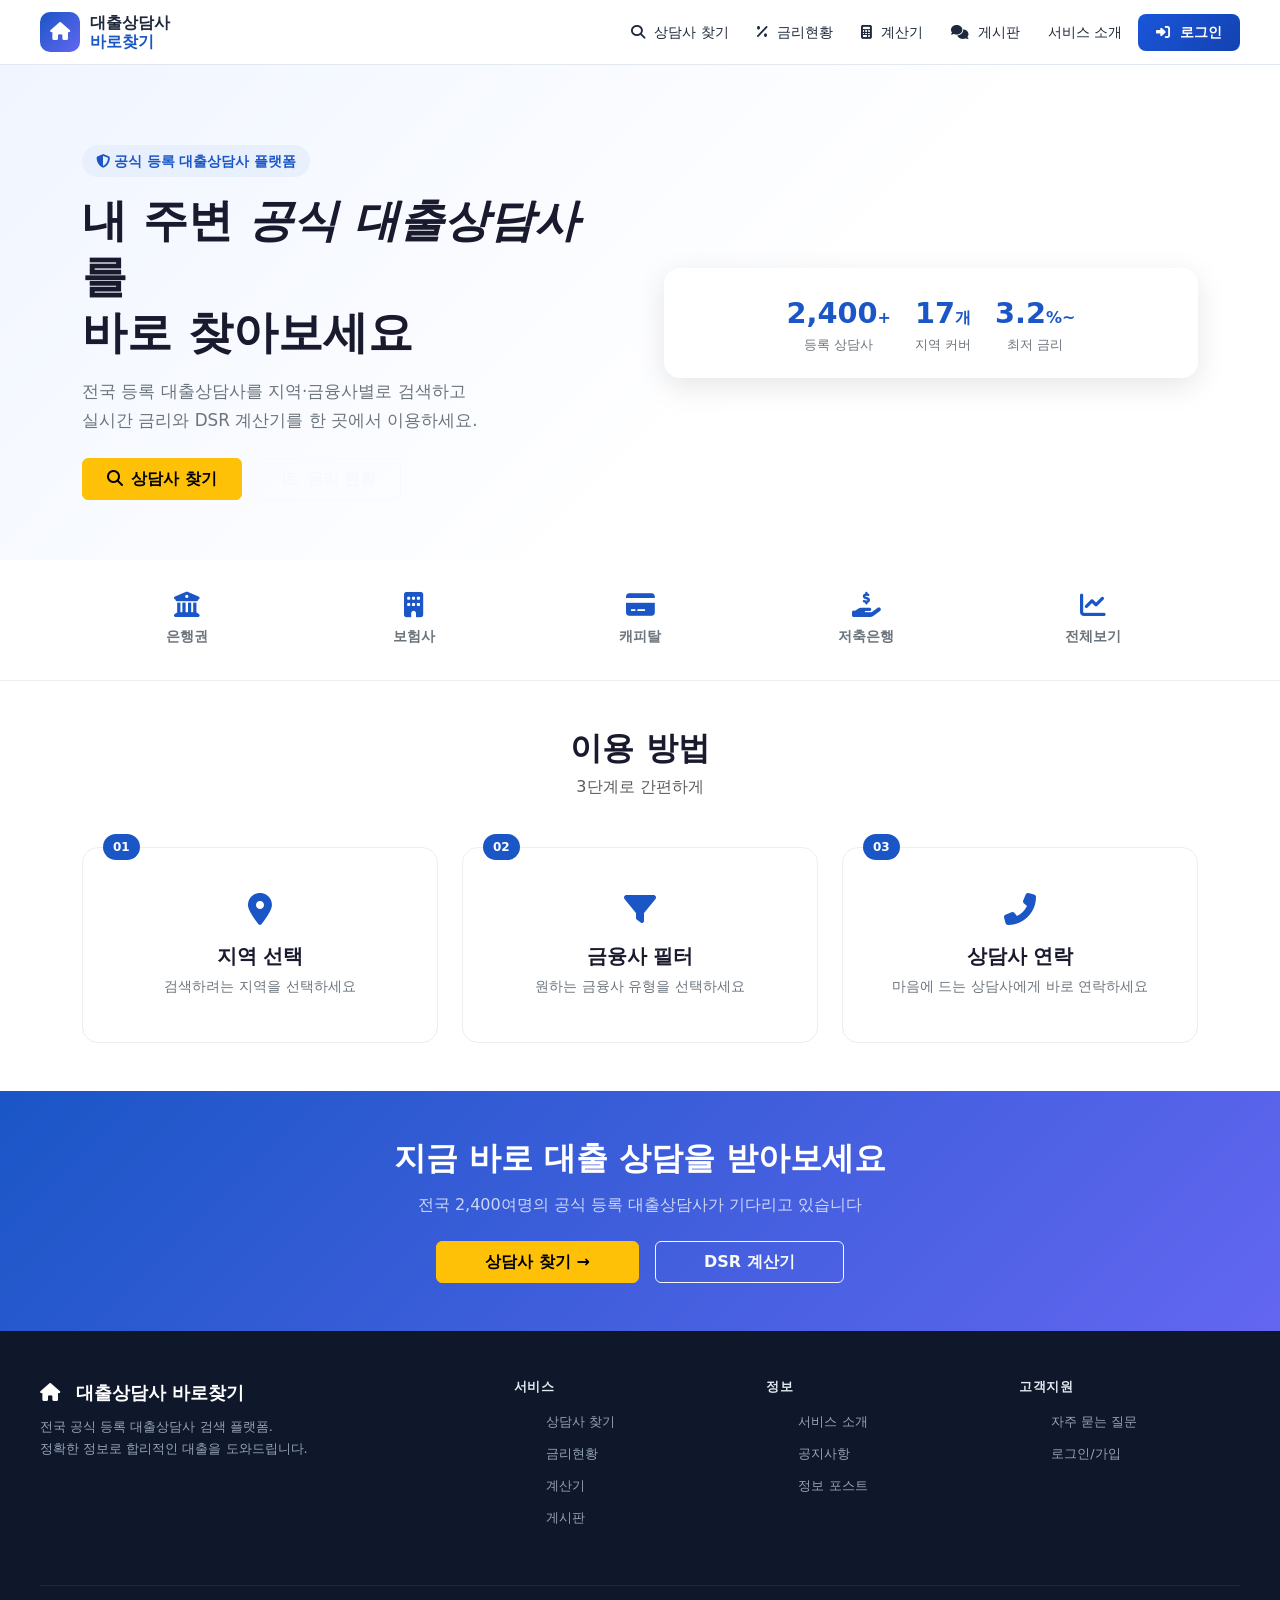
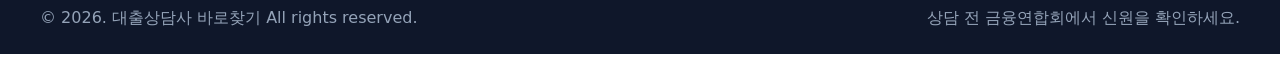
<file: index.html>
<!DOCTYPE html>
<html lang="ko">
  <head>
    <meta charset="UTF-8"/>
    <meta name="viewport" content="width=device-width,initial-scale=1.0"/>
    <title>대출상담사 바로찾기 - 내 주변 공식 대출상담사</title>
  <link rel="stylesheet" href="style.css"/>
  <link href="https://cdn.jsdelivr.net/npm/bootstrap@5.3.0/dist/css/bootstrap.min.css" rel="stylesheet"/>
  <link href="https://cdnjs.cloudflare.com/ajax/libs/font-awesome/6.4.0/css/all.min.css" rel="stylesheet"/>
  </head>
<body>

  <!-- 공통 네브바 -->
  <nav class="topnav">
      <div class="inner">
            <a class="nav-logo" href="index.html">
                    <div class="logo-box"><i class="fas fa-home"></i></div>
                    <div class="logo-txt">대출상담사<br/><span>바로찾기</span></div>
            </a>
          <button class="nav-toggle" id="navToggle" aria-label="메뉴 열기">
                <span></span><span></span><span></span>
          </button>
          <ul class="nav-menu" id="navMenu">
                <li><a href="find.html"><i class="fas fa-search me-1"></i>상담사 찾기</a></li>
                <li><a href="rates.html"><i class="fas fa-percent me-1"></i>금리현황</a></li>
                <li><a href="calc.html"><i class="fas fa-calculator me-1"></i>계산기</a></li>
                <li><a href="board.html"><i class="fas fa-comments me-1"></i>게시판</a></li>
                <li><a href="about.html">서비스 소개</a></li>
                <li><a href="login.html" class="btn-cta"><i class="fas fa-sign-in-alt me-1"></i>로그인</a></li>
          </ul>
      </div>
  </nav>

<!-- HERO -->
<section class="hero-section">
  <div class="container">
      <div class="row align-items-center g-5">
            <div class="col-lg-6 hero-left">
                    <span class="hero-badge"><i class="fas fa-shield-alt me-1"></i>공식 등록 대출상담사 플랫폼</span>
                    <h1 class="hero-title mt-3">내 주변 <em>공식 대출상담사</em>를<br/>바로 찾아보세요</h1>
                    <p class="hero-desc mt-3">전국 등록 대출상담사를 지역·금융사별로 검색하고<br/>실시간 금리와 DSR 계산기를 한 곳에서 이용하세요.</p>
                    <div class="hero-btns mt-4 d-flex flex-wrap gap-3">
                              <a href="find.html" class="btn btn-warning fw-bold px-4 py-2"><i class="fas fa-search me-2"></i>상담사 찾기</a>
                              <a href="rates.html" class="btn btn-outline-light fw-bold px-4 py-2"><i class="fas fa-chart-bar me-2"></i>금리 현황</a>
                    </div>
            </div>
            <div class="col-lg-6 hero-right">
                    <div class="hero-stat-card">
                              <div class="stat-item"><div class="stat-num">2,400<span>+</span></div><div class="stat-label">등록 상담사</div></div>
                              <div class="stat-item"><div class="stat-num">17<span>개</span></div><div class="stat-label">지역 커버</div></div>
                              <div class="stat-item"><div class="stat-num">3.2<span>%~</span></div><div class="stat-label">최저 금리</div></div>
                    </div>
            </div>
      </div>
  </div>
</section>

<!-- 금융사 유형 -->
<section class="fin-type-section py-3">
  <div class="container">
      <div class="row text-center g-3">
            <div class="col"><div class="fin-type-item"><i class="fas fa-university"></i><span>은행권</span></div></div>
            <div class="col"><div class="fin-type-item"><i class="fas fa-building"></i><span>보험사</span></div></div>
            <div class="col"><div class="fin-type-item"><i class="fas fa-credit-card"></i><span>캐피탈</span></div></div>
            <div class="col"><div class="fin-type-item"><i class="fas fa-hand-holding-usd"></i><span>저축은행</span></div></div>
            <div class="col"><div class="fin-type-item"><i class="fas fa-chart-line"></i><span>전체보기</span></div></div>
      </div>
  </div>
</section>

<!-- 이용 방법 -->
<section class="how-section py-5">
  <div class="container">
      <div class="section-title text-center mb-5"><h2>이용 방법</h2><p class="text-muted">3단계로 간편하게</p></div>
      <div class="row g-4">
            <div class="col-md-4"><div class="how-card"><div class="how-num">01</div><div class="how-icon"><i class="fas fa-map-marker-alt"></i></div><h5>지역 선택</h5><p>검색하려는 지역을 선택하세요</p></div></div>
            <div class="col-md-4"><div class="how-card"><div class="how-num">02</div><div class="how-icon"><i class="fas fa-filter"></i></div><h5>금융사 필터</h5><p>원하는 금융사 유형을 선택하세요</p></div></div>
            <div class="col-md-4"><div class="how-card"><div class="how-num">03</div><div class="how-icon"><i class="fas fa-phone-alt"></i></div><h5>상담사 연락</h5><p>마음에 드는 상담사에게 바로 연락하세요</p></div></div>
      </div>
  </div>
</section>

<!-- CTA 배너 -->
<section class="cta-band py-5 text-center text-white" style="background:linear-gradient(135deg,var(--primary),#6366f1)">
  <div class="container">
      <h2 class="fw-bold mb-3">지금 바로 대출 상담을 받아보세요</h2>
      <p class="mb-4 opacity-75">전국 2,400여명의 공식 등록 대출상담사가 기다리고 있습니다</p>
      <div class="d-flex justify-content-center gap-3 flex-wrap">
            <a href="find.html" class="btn btn-warning fw-bold px-5 py-2">상담사 찾기 →</a>
            <a href="calc.html" class="btn btn-outline-light fw-bold px-5 py-2">DSR 계산기</a>
      </div>
  </div>
</section>

<!-- 푸터 -->
<footer class="site-footer">
  <div class="footer-inner">
      <div class="footer-grid">
            <div class="footer-brand">
                    <div class="logo-txt"><i class="fas fa-home me-2"></i>대출상담사 바로찾기</div>
                    <p class="mt-2">전국 공식 등록 대출상담사 검색 플랫폼.<br/>정확한 정보로 합리적인 대출을 도와드립니다.</p>
            </div>
            <div class="footer-col"><h6>서비스</h6><ul><li><a href="find.html">상담사 찾기</a></li><li><a href="rates.html">금리현황</a></li><li><a href="calc.html">계산기</a></li><li><a href="board.html">게시판</a></li></ul></div>
            <div class="footer-col"><h6>정보</h6><ul><li><a href="about.html">서비스 소개</a></li><li><a href="board.html?cat=notice">공지사항</a></li><li><a href="board.html?cat=info">정보 포스트</a></li></ul></div>
            <div class="footer-col"><h6>고객지원</h6><ul><li><a href="about.html#faq">자주 묻는 질문</a></li><li><a href="login.html">로그인/가입</a></li></ul></div>
      </div>
      <div class="footer-bottom">
            <span>© 2026. 대출상담사 바로찾기 All rights reserved.</span>
            <span>상담 전 금융연합회에서 신원을 확인하세요.</span>
      </div>
  </div>
</footer>

<script src="https://cdn.jsdelivr.net/npm/bootstrap@5.3.0/dist/js/bootstrap.bundle.min.js"></script>
<script>
  // 모바일 햄버거 메뉴
  document.getElementById('navToggle').addEventListener('click',function(){
      document.getElementById('navMenu').classList.toggle('open');
  });
</script>
</body>
</html>
</script></li></li></ul></p></p></h5></h2></em></li></li></span></span>
</body></title>
  </head>
</file>
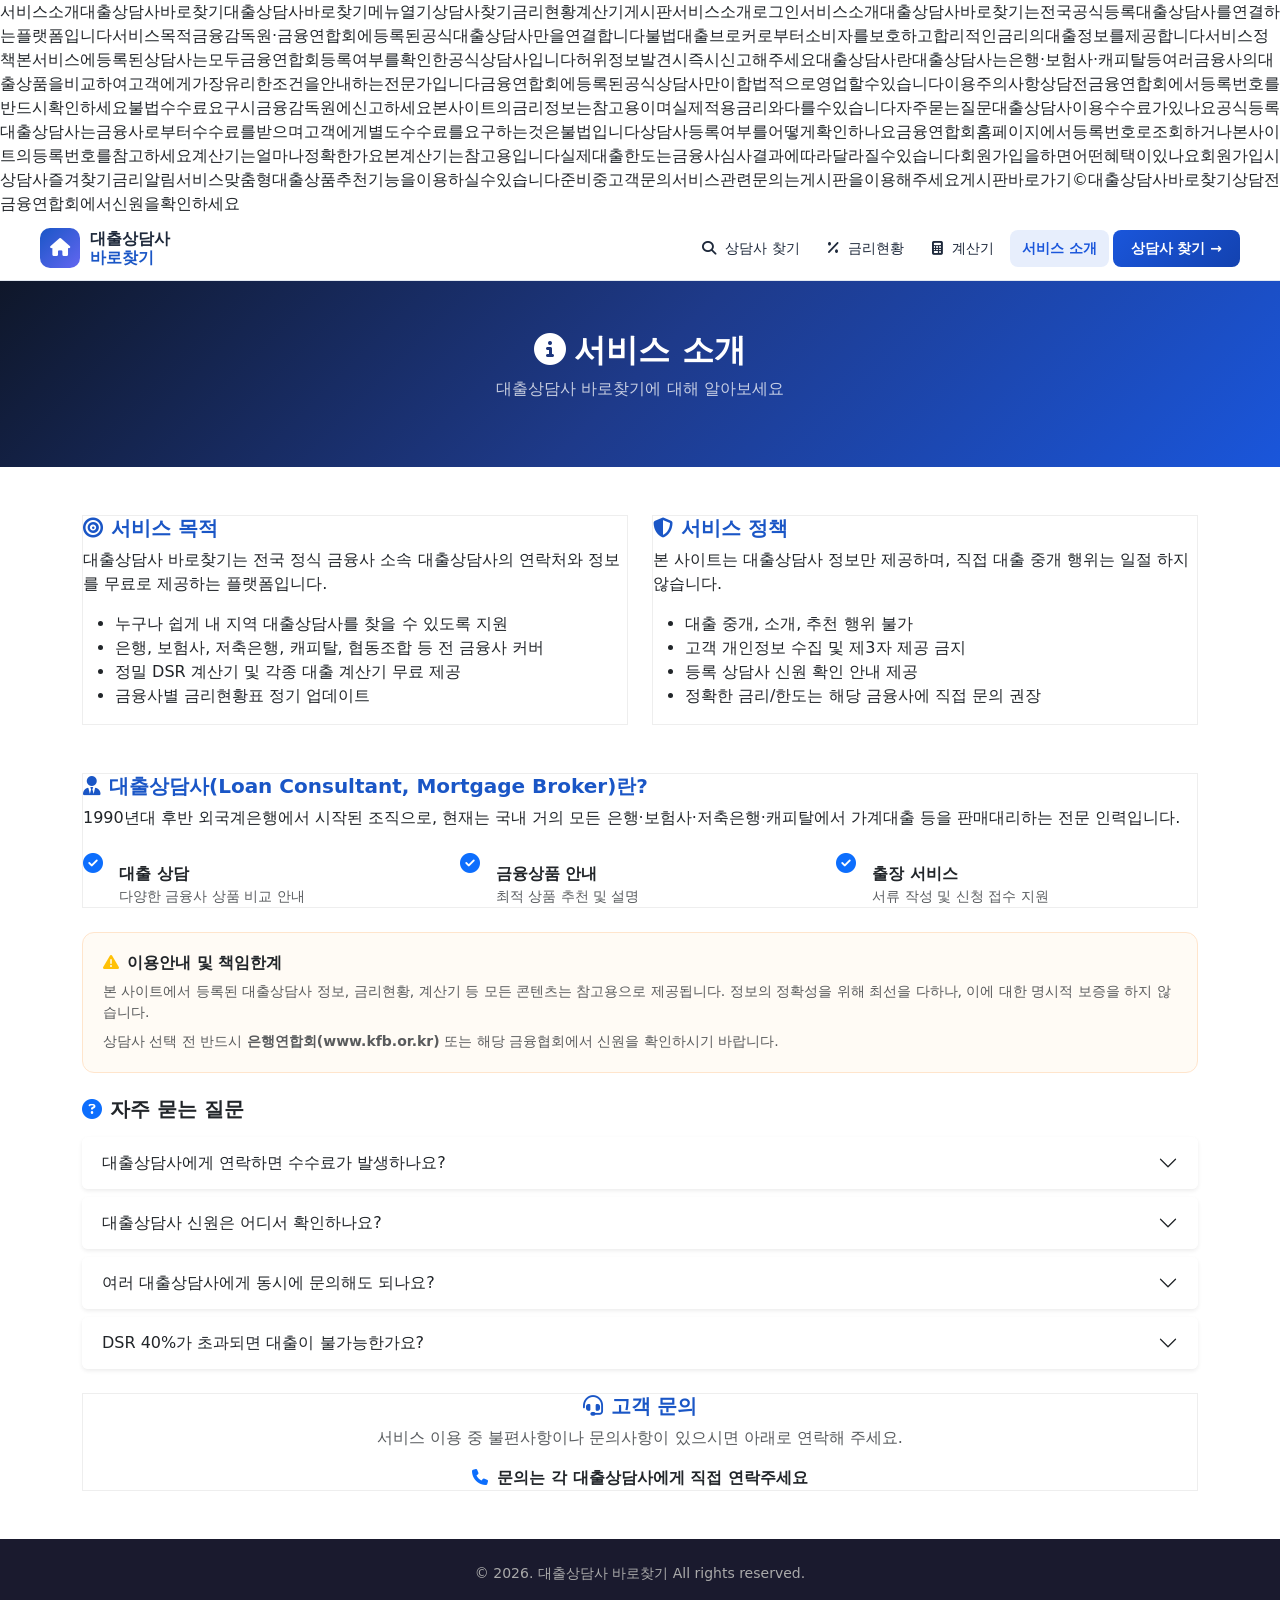
<file: about.html>
서비스소개대출상담사바로찾기대출상담사바로찾기메뉴열기상담사찾기금리현황계산기게시판서비스소개로그인서비스소개대출상담사바로찾기는전국공식등록대출상담사를연결하는플랫폼입니다서비스목적금융감독원·금융연합회에등록된공식대출상담사만을연결합니다불법대출브로커로부터소비자를보호하고합리적인금리의대출정보를제공합니다서비스정책본서비스에등록된상담사는모두금융연합회등록여부를확인한공식상담사입니다허위정보발견시즉시신고해주세요대출상담사란대출상담사는은행·보험사·캐피탈등여러금융사의대출상품을비교하여고객에게가장유리한조건을안내하는전문가입니다금융연합회에등록된공식상담사만이합법적으로영업할수있습니다이용주의사항상담전금융연합회에서등록번호를반드시확인하세요불법수수료요구시금융감독원에신고하세요본사이트의금리정보는참고용이며실제적용금리와다를수있습니다자주묻는질문대출상담사이용수수료가있나요공식등록대출상담사는금융사로부터수수료를받으며고객에게별도수수료를요구하는것은불법입니다상담사등록여부를어떻게확인하나요금융연합회홈페이지에서등록번호로조회하거나본사이트의등록번호를참고하세요계산기는얼마나정확한가요본계산기는참고용입니다실제대출한도는금융사심사결과에따라달라질수있습니다회원가입을하면어떤혜택이있나요회원가입시상담사즐겨찾기금리알림서비스맞춤형대출상품추천기능을이용하실수있습니다준비중고객문의서비스관련문의는게시판을이용해주세요게시판바로가기©대출상담사바로찾기상담전금융연합회에서신원을확인하세요<!DOCTYPE html><html lang="ko"><head><meta charset="UTF-8"/><meta name="viewport" content="width=device-width,initial-scale=1.0"/><title>서비스 소개 - 대출상담사 바로찾기</title><link rel="stylesheet" href="style.css"/><link href="https://cdn.jsdelivr.net/npm/bootstrap@5.3.0/dist/css/bootstrap.min.css" rel="stylesheet"/><link href="https://cdnjs.cloudflare.com/ajax/libs/font-awesome/6.4.0/css/all.min.css" rel="stylesheet"/></head><body>
<nav class="topnav">
  <div class="inner">
    <a class="nav-logo" href="index.html">
      <div class="logo-box"><i class="fas fa-home"></i></div>
      <div class="logo-txt">대출상담사<br/><span>바로찾기</span></div>
    </a>
    <ul class="nav-menu"><li><a href="find.html"><i class="fas fa-search me-1"></i>상담사 찾기</a></li>
      <li><a href="rates.html"><i class="fas fa-percent me-1"></i>금리현황</a></li>
      <li><a href="calc.html"><i class="fas fa-calculator me-1"></i>계산기</a></li>
      <li><a href="about.html" class="active">서비스 소개</a></li>
      <li><a href="find.html" class="btn-cta">상담사 찾기 →</a></li>
    </ul>
  </div>
</nav>
<div class="about-hero"><div class="container text-center"><h2 class="fw-bold mb-2"><i class="fas fa-info-circle me-2"></i>서비스 소개</h2><p class="opacity-75">대출상담사 바로찾기에 대해 알아보세요</p></div></div>
<div class="container my-5">
<div class="row g-4 mb-5">
<div class="col-lg-6"><div class="about-card h-100"><h5><i class="fas fa-bullseye me-2"></i>서비스 목적</h5><p>대출상담사 바로찾기는 전국 정식 금융사 소속 대출상담사의 연락처와 정보를 무료로 제공하는 플랫폼입니다.</p><ul><li>누구나 쉽게 내 지역 대출상담사를 찾을 수 있도록 지원</li><li>은행, 보험사, 저축은행, 캐피탈, 협동조합 등 전 금융사 커버</li><li>정밀 DSR 계산기 및 각종 대출 계산기 무료 제공</li><li>금융사별 금리현황표 정기 업데이트</li></ul></div></div>
<div class="col-lg-6"><div class="about-card h-100"><h5><i class="fas fa-shield-alt me-2"></i>서비스 정책</h5><p>본 사이트는 대출상담사 정보만 제공하며, 직접 대출 중개 행위는 일절 하지 않습니다.</p><ul><li>대출 중개, 소개, 추천 행위 불가</li><li>고객 개인정보 수집 및 제3자 제공 금지</li><li>등록 상담사 신원 확인 안내 제공</li><li>정확한 금리/한도는 해당 금융사에 직접 문의 권장</li></ul></div></div>
</div>
<div class="about-card mb-4"><h5><i class="fas fa-user-tie me-2"></i>대출상담사(Loan Consultant, Mortgage Broker)란?</h5><p>1990년대 후반 외국계은행에서 시작된 조직으로, 현재는 국내 거의 모든 은행·보험사·저축은행·캐피탈에서 가계대출 등을 판매대리하는 전문 인력입니다.</p><div class="row g-3 mt-2"><div class="col-md-4"><div class="d-flex align-items-start"><div class="me-3 text-primary"><i class="fas fa-check-circle fa-lg"></i></div><div><strong>대출 상담</strong><br/><small class="text-muted">다양한 금융사 상품 비교 안내</small></div></div></div><div class="col-md-4"><div class="d-flex align-items-start"><div class="me-3 text-primary"><i class="fas fa-check-circle fa-lg"></i></div><div><strong>금융상품 안내</strong><br/><small class="text-muted">최적 상품 추천 및 설명</small></div></div></div><div class="col-md-4"><div class="d-flex align-items-start"><div class="me-3 text-primary"><i class="fas fa-check-circle fa-lg"></i></div><div><strong>출장 서비스</strong><br/><small class="text-muted">서류 작성 및 신청 접수 지원</small></div></div></div></div></div>
<div class="policy-box mb-4"><h6 class="fw-bold"><i class="fas fa-exclamation-triangle text-warning me-2"></i>이용안내 및 책임한계</h6><p class="small text-muted mb-2">본 사이트에서 등록된 대출상담사 정보, 금리현황, 계산기 등 모든 콘텐츠는 참고용으로 제공됩니다. 정보의 정확성을 위해 최선을 다하나, 이에 대한 명시적 보증을 하지 않습니다.</p><p class="small text-muted mb-0">상담사 선택 전 반드시 <strong>은행연합회(www.kfb.or.kr)</strong> 또는 해당 금융협회에서 신원을 확인하시기 바랍니다.</p></div>
<h5 class="fw-bold mb-3" id="faq"><i class="fas fa-question-circle text-primary me-2"></i>자주 묻는 질문</h5>
<div class="accordion" id="fa">
<div class="accordion-item border-0 mb-2 rounded overflow-hidden shadow-sm"><h2 class="accordion-header"><button class="accordion-button collapsed" type="button" data-bs-toggle="collapse" data-bs-target="#f1">대출상담사에게 연락하면 수수료가 발생하나요?</button></h2><div id="f1" class="accordion-collapse collapse" data-bs-parent="#fa"><div class="accordion-body text-muted">아니요. 대출상담사에게 상담을 받는 것은 무료입니다. 수수료는 대출 실행 시 금융사에서 지급하는 구조입니다. 단, 정식 등록 상담사인지 반드시 확인하세요.</div></div></div>
<div class="accordion-item border-0 mb-2 rounded overflow-hidden shadow-sm"><h2 class="accordion-header"><button class="accordion-button collapsed" type="button" data-bs-toggle="collapse" data-bs-target="#f2">대출상담사 신원은 어디서 확인하나요?</button></h2><div id="f2" class="accordion-collapse collapse" data-bs-parent="#fa"><div class="accordion-body text-muted">은행 소속은 <strong>은행연합회(www.kfb.or.kr)</strong>, 보험사 소속은 <strong>생명/손해보험협회</strong>, 저축은행은 <strong>저축은행중앙회</strong>에서 확인 가능합니다.</div></div></div>
<div class="accordion-item border-0 mb-2 rounded overflow-hidden shadow-sm"><h2 class="accordion-header"><button class="accordion-button collapsed" type="button" data-bs-toggle="collapse" data-bs-target="#f3">여러 대출상담사에게 동시에 문의해도 되나요?</button></h2><div id="f3" class="accordion-collapse collapse" data-bs-parent="#fa"><div class="accordion-body text-muted">네, 권장합니다. 여러 금융사의 상담사에게 동시에 문의하여 최적의 금리와 조건을 비교해보세요. 단, 신용조회(실조회)는 신중하게 진행하시기 바랍니다.</div></div></div>
<div class="accordion-item border-0 mb-2 rounded overflow-hidden shadow-sm"><h2 class="accordion-header"><button class="accordion-button collapsed" type="button" data-bs-toggle="collapse" data-bs-target="#f4">DSR 40%가 초과되면 대출이 불가능한가요?</button></h2><div id="f4" class="accordion-collapse collapse" data-bs-parent="#fa"><div class="accordion-body text-muted">1금융권(은행)은 40%, 2금융권(저축은행, 캐피탈)은 50%가 기준입니다. 단, 서민금융상품, 보금자리론 등 일부 예외 상품은 별도 기준이 적용될 수 있습니다. 정확한 내용은 대출상담사에게 문의하세요.</div></div></div>
</div>
<div class="about-card mt-4 text-center"><h5><i class="fas fa-headset me-2"></i>고객 문의</h5><p class="text-muted">서비스 이용 중 불편사항이나 문의사항이 있으시면 아래로 연락해 주세요.</p><div class="d-flex justify-content-center gap-4 flex-wrap"><div><i class="fas fa-phone text-primary me-1"></i> <strong>문의는 각 대출상담사에게 직접 연락주세요</strong></div></div></div>
</div>
<footer class="footer py-4 mt-5"><div class="container text-center"><p class="small mb-0" style="color:#aaa">© 2026. 대출상담사 바로찾기 All rights reserved.</p></div></footer>
<script src="https://cdn.jsdelivr.net/npm/bootstrap@5.3.0/dist/js/bootstrap.bundle.min.js"></script></body></html>
</file>
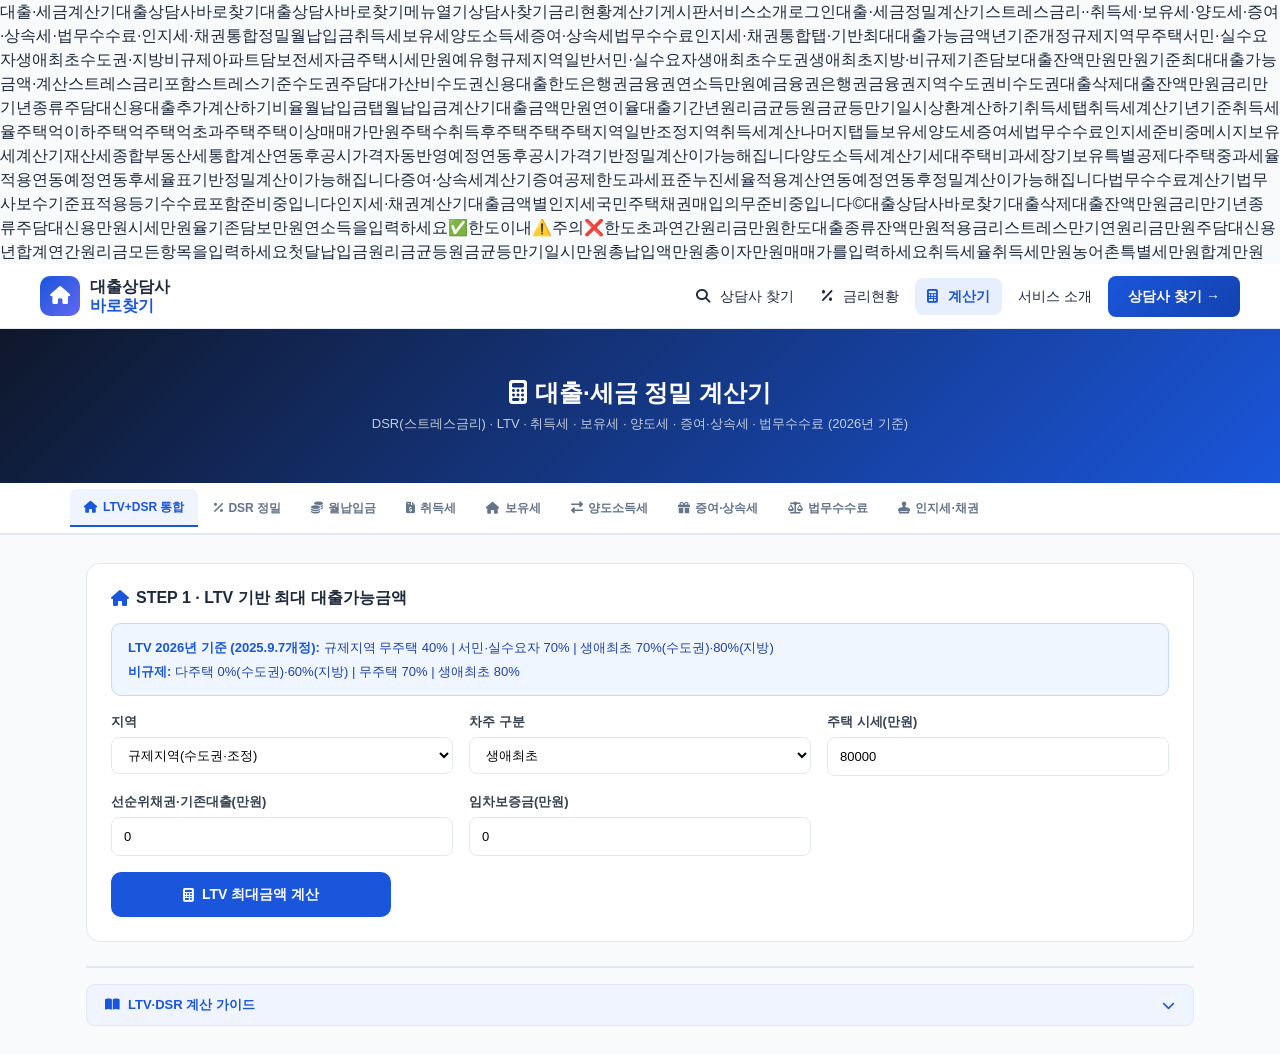
<file: calc.html>
대출·세금계산기대출상담사바로찾기대출상담사바로찾기메뉴열기상담사찾기금리현황계산기게시판서비스소개로그인대출·세금정밀계산기스트레스금리··취득세·보유세·양도세·증여·상속세·법무수수료·인지세·채권통합정밀월납입금취득세보유세양도소득세증여·상속세법무수수료인지세·채권통합탭·기반최대대출가능금액년기준개정규제지역무주택서민·실수요자생애최초수도권·지방비규제아파트담보전세자금주택시세만원예유형규제지역일반서민·실수요자생애최초수도권생애최초지방·비규제기존담보대출잔액만원만원기준최대대출가능금액·계산스트레스금리포함스트레스기준수도권주담대가산비수도권신용대출한도은행권금융권연소득만원예금융권은행권금융권지역수도권비수도권대출삭제대출잔액만원금리만기년종류주담대신용대출추가계산하기비율월납입금탭월납입금계산기대출금액만원연이율대출기간년원리금균등원금균등만기일시상환계산하기취득세탭취득세계산기년기준취득세율주택억이하주택억주택억초과주택주택이상매매가만원주택수취득후주택주택주택지역일반조정지역취득세계산나머지탭들보유세양도세증여세법무수수료인지세준비중메시지보유세계산기재산세종합부동산세통합계산연동후공시가격자동반영예정연동후공시가격기반정밀계산이가능해집니다양도소득세계산기세대주택비과세장기보유특별공제다주택중과세율적용연동예정연동후세율표기반정밀계산이가능해집니다증여·상속세계산기증여공제한도과세표준누진세율적용계산연동예정연동후정밀계산이가능해집니다법무수수료계산기법무사보수기준표적용등기수수료포함준비중입니다인지세·채권계산기대출금액별인지세국민주택채권매입의무준비중입니다©대출상담사바로찾기대출삭제대출잔액만원금리만기년종류주담대신용만원시세만원율기존담보만원연소득을입력하세요✅한도이내⚠️주의❌한도초과연간원리금만원한도대출종류잔액만원적용금리스트레스만기연원리금만원주담대신용년합계연간원리금모든항목을입력하세요첫달납입금원리금균등원금균등만기일시만원총납입액만원총이자만원매매가를입력하세요취득세율취득세만원농어촌특별세만원합계만원<!DOCTYPE html>
<html lang="ko">
<head>
<meta charset="UTF-8"/>
<meta name="viewport" content="width=device-width,initial-scale=1.0"/>
<title>대출·세금 계산기 - 대출상담사 바로찾기</title>
<link href="https://cdn.jsdelivr.net/npm/bootstrap@5.3.0/dist/css/bootstrap.min.css" rel="stylesheet"/>
<link href="https://cdnjs.cloudflare.com/ajax/libs/font-awesome/6.4.0/css/all.min.css" rel="stylesheet"/>
<style>
:root{--primary:#1a56db;--primary-dark:#1342b0;--accent:#f59e0b;--bg:#f0f4ff;--text:#1e293b;--border:#e2e8f0;--ok:#16a34a;--warn:#d97706;--err:#dc2626}
*{box-sizing:border-box}body{font-family:'Noto Sans KR',sans-serif;background:#f8fafc;color:var(--text);margin:0}
.topnav{background:#fff;border-bottom:1px solid var(--border);position:sticky;top:0;z-index:999;padding:0 1rem}
.topnav .inner{max-width:1200px;margin:0 auto;display:flex;align-items:center;justify-content:space-between;height:64px}
.nav-logo{display:flex;align-items:center;gap:10px;text-decoration:none}
.nav-logo .logo-box{width:40px;height:40px;background:linear-gradient(135deg,#1a56db,#6366f1);border-radius:10px;display:flex;align-items:center;justify-content:center;color:#fff;font-size:18px}
.nav-logo .logo-txt{font-size:16px;font-weight:700;color:var(--text);line-height:1.2}.nav-logo .logo-txt span{color:var(--primary)}
.nav-menu{display:flex;align-items:center;gap:4px;list-style:none;margin:0;padding:0}
.nav-menu a{text-decoration:none;color:#1e293b;font-size:14px;font-weight:500;padding:8px 12px;border-radius:8px;transition:.2s;display:flex;align-items:center;gap:6px}
.nav-menu a:hover{background:#f0f4ff;color:#1a56db}.nav-menu a.active{color:#1a56db;font-weight:700;background:rgba(26,86,219,0.1);border-radius:8px}.nav-menu .btn-cta{background:linear-gradient(135deg,#1a56db,#1342b0);color:#fff;padding:10px 20px;border-radius:8px;font-weight:700;display:flex;align-items:center}.nav-menu .btn-cta:hover{transform:translateY(-1px);box-shadow:0 4px 12px rgba(26,86,219,.35);background:linear-gradient(135deg,#1a56db,#1342b0);color:#fff}.nav-menu .btn-cta.active{background:linear-gradient(135deg,#1342b0,#0f3399);box-shadow:0 0 0 3px rgba(26,86,219,0.3)}
.ph{background:linear-gradient(135deg,#0f172a,#1a56db);padding:50px 1rem;color:#fff;text-align:center}
.ph h1{font-size:24px;font-weight:800;margin-bottom:6px}.ph p{color:rgba(255,255,255,.75);font-size:13px;margin:0}
.cn{background:#fff;border-bottom:2px solid var(--border);padding:0 1rem;posithion:sticky;top:60px;z-index:97;overflow-x:auto;white-space:nowrap}
.cn .inner{max-width:1140px;margin:0 auto;display:flex;gap:2px;padding:6px 0}
.cnb{border:none;background:transparent;padding:9px 14px;border-radius:7px;font-size:12px;font-weight:700;color:#64748b;cursor:pointer;transition:.2s;display:inline-flex;align-items:center;gap:5px;white-space:nowrap}
.cnb:hover,.cnb.active{background:var(--bg);color:var(--primary)}.cnb.active{border-bottom:2px solid var(--primary);border-radius:7px 7px 0 0}
.cs{display:none;padding:28px 1rem;max-width:1140px;margin:0 auto}.cs.active{display:block}
.cc{background:#fff;border:1px solid var(--border);border-radius:14px;padding:24px;margin-bottom:20px}
.cc h4{font-size:16px;font-weight:800;margin-bottom:16px;display:flex;align-items:center;gap:7px;color:var(--text)}
.ib{background:#eff6ff;border:1px solid #bfdbfe;border-radius:10px;padding:12px 16px;font-size:13px;color:#1e40af;margin-bottom:16px;line-height:1.8}.ib strong{color:var(--primary)}
label{font-size:13px;font-weight:700;color:#374151;margin-bottom:5px;display:block}
.fc,.fs{border:1px solid var(--border);border-radius:8px;padding:9px 12px;font-size:13px;width:100%;transition:.2s;background:#fff}
.fc:focus,.fs:focus{border-color:var(--primary);box-shadow:0 0 0 3px rgba(26,86,219,.1);outline:none}
.hint{font-size:11px;color:#94a3b8;margin-top:3px}
.bc2{background:var(--primary);color:#fff;border:none;padding:12px 24px;border-radius:10px;font-weight:700;font-size:14px;cursor:pointer;width:100%;transition:.2s;display:flex;align-items:center;justify-content:center;gap:8px}
.bc2:hover{background:var(--primary-dark)}
.btn-add{border:2px dashed #cbd5e1;background:transparent;color:#64748b;padding:10px;border-radius:9px;width:100%;cursor:pointer;font-size:13px;font-weight:700;transition:.2s;margin-bottom:16px}
.btn-add:hover{border-color:var(--primary);color:var(--primary);background:var(--bg)}
.btn-del{background:#fee2e2;color:#dc2626;border:none;border-radius:6px;padding:4px 10px;font-size:12px;cursor:pointer}
.le{background:#f8fafc;border:1px solid var(--border);border-radius:11px;padding:18px;margin-bottom:14px}
.le-hdr{display:flex;justify-content:space-between;align-items:center;margin-bottom:14px}
.le-num{font-weight:800;color:var(--primary);font-size:14px}
.rb{background:linear-gradient(135deg,#f0f4ff,#e0e7ff);border:1px solid #c7d2fe;border-radius:14px;padding:24px;margin-top:20px}
.dsr-hero{text-align:center;padding:20px 0 14px}
.dsr-label{font-size:14px;color:#64748b;margin-bottom:4px}
.dsr-value{font-size:60px;font-weight:900;line-height:1;margin-bottom:8px}
.dsr-value.ok{color:var(--ok)}.dsr-value.warn{color:var(--warn)}.dsr-value.over{color:var(--err)}
.dsr-sub{font-size:13px;color:#475569}
.dsr-badge{display:inline-block;padding:5px 18px;border-radius:99px;font-size:14px;font-weight:800;margin-top:8px}
.dsr-badge.ok{background:#dcfce7;color:#166534}.dsr-badge.warn{background:#fef9c3;color:#854d0e}.dsr-badge.over{background:#fee2e2;color:#991b1b}
.gauge-wrap{margin:16px 0 8px}
.gauge-bg{background:#e2e8f0;border-radius:99px;height:14px;overflow:hidden;position:relative}
.gauge-fill{height:100%;border-radius:99px;transition:.6s}
.gauge-limit{position:absolute;top:0;height:100%;width:2px;background:#0f172a;opacity:.5}
.gauge-pcts{display:flex;justify-content:space-between;font-size:11px;color:#94a3b8;margin-top:4px}
.dt{width:100%;border-collapse:collapse;font-size:13px;margin-top:12px}
.dt th{background:#f1f5f9;padding:9px 12px;text-align:left;font-weight:700;font-size:12px;color:#475569;border-bottom:2px solid var(--border)}
.dt td{padding:9px 12px;border-bottom:1px solid #f1f5f9;vertical-align:top}
.dt tr.lh td{background:#eff6ff;font-weight:700;color:var(--primary)}.dt tr.tr td{background:#fef3c7;font-weight:800}.dt tr.dr td{background:var(--primary);color:#fff;font-weight:900;font-size:16px}
.dt .num{text-align:right}
.trg{display:grid;grid-template-columns:repeat(auto-fit,minmax(140px,1fr));gap:10px;margin-top:12px}
.tri{background:#f8fafc;border:1px solid var(--border);border-radius:9px;padding:12px;text-align:center}
.tri .tl{font-size:11px;color:#64748b;margin-bottom:3px}.tri .tv{font-size:17px;font-weight:800;color:var(--text)}
.ltv-result{background:linear-gradient(135deg,#f0fdf4,#dcfce7);border:1px solid #86efac;border-radius:12px;padding:20px;margin-top:16px}
.ltv-max-val{font-size:36px;font-weight:900;color:var(--ok);text-align:center;margin-bottom:4px}
.ltv-grid{display:grid;grid-template-columns:repeat(3,1fr);gap:10px;margin-top:12px}
.ltv-item{background:#fff;border:1px solid var(--border);border-radius:8px;padding:12px;text-align:center}
.ltv-item .ll{font-size:11px;color:#64748b}.ltv-item .lv{font-size:15px;font-weight:700}
.guide-wrap{margin-top:24px;border-top:2px solid var(--border);padding-top:16px}
.guide-toggle{background:var(--bg);border:1px solid var(--border);color:var(--primary);padding:10px 18px;border-radius:9px;font-weight:700;font-size:13px;cursor:pointer;display:flex;align-items:center;gap:8px;width:100%;justify-content:space-between;transition:.2s}
.guide-toggle:hover{background:#e0e7ff}
.guide-body{display:none;margin-top:12px;border:1px solid var(--border);border-radius:10px;overflow:hidden}
.guide-body.open{display:block}
.guide-body table{width:100%;border-collapse:collapse;font-size:12px}
.guide-body th{background:#f1f5f9;padding:8px 10px;text-align:center;font-weight:700;border-bottom:1px solid var(--border);border-right:1px solid var(--border)}
.guide-body td{padding:7px 10px;border-bottom:1px solid #f1f5f9;border-right:1px solid var(--border);text-align:center}
.guide-body tr:last-child td{border-bottom:none}.guide-body td:last-child,.guide-body th:last-child{border-right:none}
.guide-note{background:#fffbeb;border:1px solid #fde68a;border-radius:8px;padding:10px 14px;font-size:12px;color:#92400e;margin-top:10px;line-height:1.7}
.srt{width:100%;border-collapse:collapse;font-size:12px;margin:8px 0}
.srt th{background:#1e3a8a;color:#fff;padding:6px 8px;text-align:center;font-size:11px}
.srt td{padding:6px 8px;text-align:center;border:1px solid #e2e8f0}
.srt tr:nth-child(even) td{background:#f8fafc}.srt .cur{background:#fef9c3;font-weight:700;color:#92400e}
@media(max-width:640px){.nav-menu{display:none}.dsr-value{font-size:40px}.ltv-grid{grid-template-columns:1fr 1fr}}
</style>
</head>
<body><nav class="topnav">
  <div class="inner">
    <a class="nav-logo" href="index.html">
      <div class="logo-box"><i class="fas fa-home"></i></div>
      <div class="logo-txt">대출상담사<br><span>바로찾기</span></div>
    </a>
    <ul class="nav-menu">

      <li><a href="find.html"><i class="fas fa-search me-1"></i>상담사 찾기</a></li><li><a href="rates.html"><i class="fas fa-percent me-1"></i>금리현황</a></li>
      <li><a href="calc.html" class="active"><i class="fas fa-calculator me-1"></i>계산기</a></li>
      <li><a href="about.html">서비스 소개</a></li>
      <li><a href="find.html" class="btn-cta">상담사 찾기 →</a></li>
    </ul>
  </div>
</nav>
<div class="ph"><h1><i class="fas fa-calculator me-2"></i>대출·세금 정밀 계산기</h1><p>DSR(스트레스금리) · LTV · 취득세 · 보유세 · 양도세 · 증여·상속세 · 법무수수료 (2026년 기준)</p></div>
<div class="cn"><div class="inner">
<button class="cnb active" onclick="showTab('ltv-dsr',this)"><i class="fas fa-home"></i> LTV+DSR 통합</button>
<button class="cnb" onclick="showTab('dsr',this)"><i class="fas fa-percentage"></i> DSR 정밀</button>
<button class="cnb" onclick="showTab('monthly',this)"><i class="fas fa-coins"></i> 월납입금</button>
<button class="cnb" onclick="showTab('acquitax',this)"><i class="fas fa-file-invoice-dollar"></i> 취득세</button>
<button class="cnb" onclick="showTab('holdtax',this)"><i class="fas fa-home"></i> 보유세</button>
<button class="cnb" onclick="showTab('transfertax',this)"><i class="fas fa-exchange-alt"></i> 양도소득세</button>
<button class="cnb" onclick="showTab('gifttax',this)"><i class="fas fa-gift"></i> 증여·상속세</button>
<button class="cnb" onclick="showTab('legaltax',this)"><i class="fas fa-balance-scale"></i> 법무수수료</button>
<button class="cnb" onclick="showTab('stamp',this)"><i class="fas fa-stamp"></i> 인지세·채권</button>
</div></div>

<!-- LTV+DSR -->
<div id="tab-ltv-dsr" class="cs active">
<div class="cc">
<h4><i class="fas fa-home" style="color:#1a56db"></i> STEP 1 · LTV 기반 최대 대출가능금액</h4>
<div class="ib"><strong>LTV 2026년 기준 (2025.9.7개정):</strong> 규제지역 무주택 40% | 서민·실수요자 70% | 생애최초 70%(수도권)·80%(지방)<br/><strong>비규제:</strong> 다주택 0%(수도권)·60%(지방) | 무주택 70% | 생애최초 80%</div>
<div class="row g-3 mb-3">
<div class="col-md-4"><label>지역</label><select class="fs" id="ltv_region"><option value="reg_metro">규제지역(수도권·조정)</option><option value="nonreg_metro">비규제 수도권</option><option value="nonreg_local">비규제 지방</option></select></div>
<div class="col-md-4"><label>차주 구분</label><select class="fs" id="ltv_buyer"><option value="first_life">생애최초</option><option value="realowner">서민·실수요자</option><option value="homeless">일반 무주택자</option><option value="multi">다주택자</option></select></div>
<div class="col-md-4"><label>주택 시세(만원)</label><input type="number" class="fc" id="ltv_price" value="80000"/></div>
<div class="col-md-4"><label>선순위채권·기존대출(만원)</label><input type="number" class="fc" id="ltv_prior" value="0"/></div>
<div class="col-md-4"><label>임차보증금(만원)</label><input type="number" class="fc" id="ltv_jeonse" value="0"/></div>
</div>
<button class="bc2" onclick="calcLTV()" style="max-width:280px"><i class="fas fa-calculator"></i> LTV 최대금액 계산</button>
<div id="ltv-result" style="display:none"></div>
</div>
<div class="cc" id="dsr-ltv-wrap" style="display:none">
<h4><i class="fas fa-percentage" style="color:#1a56db"></i> STEP 2 · DSR 계산</h4>
<div class="row g-3 mb-3">
<div class="col-md-3"><label>신청 대출금액(만원)</label><input type="number" class="fc" id="ltv_loan_amt" value=""/></div>
<div class="col-md-3"><label>대출 금리(%)</label><input type="number" class="fc" id="ltv_rate" value="3.8" step="0.1"/></div>
<div class="col-md-3"><label>대출 기간(년)</label><input type="number" class="fc" id="ltv_term_yr" value="30"/></div>
<div class="col-md-3"><label>상환방식</label><select class="fs" id="ltv_repay"><option value="annuity">원리금균등</option><option value="equal_p">원금균등</option><option value="bullet">만기일시</option></select></div>
<div class="col-md-3"><label>금리 유형</label><select class="fs" id="ltv_rtype"><option value="var">변동형</option><option value="mix">혼합형(5년고정)</option><option value="fix5">5주기형</option><option value="fix10">10주기형</option><option value="fixed">고정(스트레스없음)</option></select></div>
<div class="col-md-3"><label>스트레스금리 단계</label><select class="fs" id="ltv_sstep"><option value="4" selected>4단계(2025.10.15~)</option><option value="3">3단계</option><option value="5">5단계예정</option></select></div>
<div class="col-md-3"><label>연소득(만원)</label><input type="number" class="fc" id="ltv_income" value="7000"/></div>
<div class="col-md-3"><label>기존 타부채 연원리금(만원)</label><input type="number" class="fc" id="ltv_other_debt" value="0"/><div class="hint">기존 대출 연간 상환액</div></div>
<div class="col-md-3"><label>금융권</label><select class="fs" id="ltv_tier"><option value="1st">1금융권(한도 40%)</option><option value="2nd">2금융권(한도 50%)</option></select></div>
</div>
<button class="bc2" onclick="calcLTVDSR()" style="max-width:280px"><i class="fas fa-calculator"></i> DSR 계산하기</button>
<div id="ltv-dsr-result" style="display:none"></div>
</div>
<div class="guide-wrap"><button class="guide-toggle" onclick="toggleGuide('g-ltv')"><span><i class="fas fa-book-open me-2"></i>LTV·DSR 계산 가이드</span><i class="fas fa-chevron-down"></i></button>
<div id="g-ltv" class="guide-body"><div style="padding:16px">
<p style="font-size:13px;font-weight:700;margin-bottom:8px">2026년 LTV 기준표</p>
<table class="srt"><tr><th>구분</th><th>규제지역</th><th>비규제수도권</th><th>비규제지방</th></tr>
<tr><td>다주택</td><td>0%</td><td>0%</td><td>60%</td></tr>
<tr><td>무주택(일반)</td><td>40%</td><td>70%</td><td>70%</td></tr>
<tr><td>서민·실수요자</td><td>70%</td><td>70%</td><td>70%</td></tr>
<tr><td>생애최초</td><td>70%</td><td>70%</td><td>80%</td></tr></table>
<p style="font-size:13px;font-weight:700;margin:12px 0 8px">스트레스DSR 4단계 (수도권 기준)</p>
<table class="srt"><tr><th>금리유형</th><th>수도권</th><th>지방</th></tr>
<tr><td>변동형</td><td class="cur">3.0%</td><td>0.75%</td></tr>
<tr><td>혼합형</td><td class="cur">2.4%</td><td>0.45%</td></tr>
<tr><td>5주기형</td><td class="cur">1.2%</td><td>0.225%</td></tr>
<tr><td>10주기형</td><td class="cur">0.9%</td><td>0.15%</td></tr></table>
<div class="guide-note">※ 서민·실수요자: 부부합산 9천만원이하, 주택가 9억이하, 무주택세대주<br/>※ 소액임차 최우선변제: 서울 5,500만 | 수도권 4,800만 | 광역시 2,800만 | 기타 2,500만</div>
</div></div></div>
</div><!-- DSR -->
<div id="tab-dsr" class="cs">
<div class="cc">
<h4><i class="fas fa-percentage" style="color:#1a56db"></i> DSR 정밀 계산기</h4>
<div class="ib"><strong>DSR</strong> = 연간 총원리금상환액 / 연소득 × 100 | <strong>한도:</strong> 1금융권 40% / 2금융권 50%</div>
<div class="row g-3 mb-3">
<div class="col-md-3"><label>연소득(만원) *</label><input type="number" class="fc" id="d_income" value="7000"/></div>
<div class="col-md-3"><label>금융권</label><select class="fs" id="d_tier"><option value="1st">1금융권(한도 40%)</option><option value="2nd">2금융권(한도 50%)</option></select></div>
<div class="col-md-3"><label>스트레스금리 단계</label><select class="fs" id="d_sstep"><option value="4" selected>4단계(2025.10.15~)</option><option value="3">3단계</option><option value="5">5단계예정</option></select></div>
<div class="col-md-3"><label>대출 지역</label><select class="fs" id="d_area"><option value="metro">수도권</option><option value="local">지방</option></select></div>
</div>
<div style="font-weight:800;margin-bottom:10px;color:var(--primary);font-size:14px"><i class="fas fa-list"></i> 대출 목록 <small style="color:#94a3b8;font-weight:400">(본건 포함 모든 대출 입력)</small></div>
<div id="loan-list"></div>
<button class="btn-add" onclick="addLoan()"><i class="fas fa-plus me-2"></i>대출 추가</button>
<button class="bc2" onclick="calcDSR()"><i class="fas fa-calculator me-2"></i>DSR 계산하기</button>
<div id="dsr-result" style="display:none"></div>
</div>
<div class="guide-wrap"><button class="guide-toggle" onclick="toggleGuide('g-dsr')"><span><i class="fas fa-book-open me-2"></i>DSR 계산 가이드 (금감원 기준)</span><i class="fas fa-chevron-down"></i></button>
<div id="g-dsr" class="guide-body"><div style="padding:16px">
<table class="srt" style="text-align:left"><tr><th>대출종류</th><th>연원금 산정</th></tr>
<tr><td>주담대(원금·원리금균등)</td><td>실제 연간 원금상환액</td></tr>
<tr><td>중도금·이주비</td><td>총액 ÷ 25년</td></tr>
<tr><td>전세자금대출</td><td style="color:#dc2626">DSR 제외</td></tr>
<tr><td>전세보증금담보</td><td>총액 ÷ 4년</td></tr>
<tr><td>비주택담보</td><td>총액 ÷ 8년</td></tr>
<tr><td>기타담보</td><td>총액 ÷ 10년</td></tr>
<tr><td>신용대출(분할)</td><td>총액 ÷ 약정만기(5~10년)</td></tr>
<tr><td>신용대출(만기일시)</td><td>총액 ÷ 5년</td></tr></table>
<p style="font-size:13px;font-weight:700;margin:12px 0 8px">스트레스DSR 4단계 가산금리</p>
<table class="srt"><tr><th>단계</th><th>적용일</th><th>변동형</th><th>혼합형</th><th>5주기</th><th>10주기</th></tr>
<tr><td>3단계</td><td>'25.7.1~</td><td>1.5%</td><td>1.2%</td><td>0.6%</td><td>0.45%</td></tr>
<tr><td class="cur">4단계</td><td class="cur">'25.10.15~</td><td class="cur">3.0%</td><td class="cur">2.4%</td><td class="cur">1.2%</td><td class="cur">0.9%</td></tr></table>
<div class="guide-note">※ 지방 수도권의 1/4 수준 적용 | ※ 신용대출 1억미만 스트레스 미적용</div>
</div></div></div>
</div>

<!-- 월납입금 -->
<div id="tab-monthly" class="cs">
<div class="cc">
<h4><i class="fas fa-coins" style="color:#16a34a"></i> 월납입금 계산기</h4>
<div class="row g-3">
<div class="col-md-6"><label>대출금액(만원)</label><input type="number" class="fc" id="m_amt" value="30000"/></div>
<div class="col-md-6"><label>연이율(%)</label><input type="number" class="fc" id="m_rate" value="3.8" step="0.1"/></div>
<div class="col-md-6"><label>대출기간(년)</label><input type="number" class="fc" id="m_yr" value="30"/></div>
<div class="col-md-6"><label>상환방식</label><select class="fs" id="m_tp"><option value="annuity">원리금균등</option><option value="equal_p">원금균등</option><option value="bullet">만기일시</option><option value="grace3">3년 거치 후 원리금균등</option><option value="grace5">5년 거치 후 원리금균등</option></select></div>
</div>
<button class="bc2 mt-3" onclick="calcMonthly()"><i class="fas fa-calculator me-2"></i>계산</button>
<div id="monthly-result" style="display:none;margin-top:20px"></div>
</div>
</div>

<!-- 취득세 -->
<div id="tab-acquitax" class="cs">
<div class="cc">
<h4><i class="fas fa-file-invoice-dollar" style="color:#ca8a04"></i> 취득세 계산기 (2026년 기준)</h4>
<div class="ib"><strong>1주택:</strong> 6억이하 1% / 6~9억 누진 / 9억초과 3% | <strong>2주택조정:</strong> 8% | <strong>3주택+조정:</strong> 12%<br/><strong>비주택매매:</strong> 4% | <strong>증여:</strong> 3.5% | <strong>법인:</strong> 12%</div>
<div class="row g-3">
<div class="col-md-3"><label>취득 원인</label><select class="fs" id="at_cause"><option value="buy">매매</option><option value="gift_free">증여(무상취득)</option><option value="inherit">상속</option><option value="new">원시취득(신축)</option></select></div>
<div class="col-md-3"><label>부동산 종류</label><select class="fs" id="at_type"><option value="house">주택</option><option value="land">토지</option><option value="bldg">건물(비주거)</option><option value="farm">농지</option></select></div>
<div class="col-md-3"><label>취득 후 주택 수</label><select class="fs" id="at_count"><option value="1">1주택</option><option value="2">2주택</option><option value="3plus">3주택이상</option><option value="4plus">4주택이상</option><option value="corp">법인</option></select></div>
<div class="col-md-3"><label>지역</label><select class="fs" id="at_area"><option value="adj">조정대상지역</option><option value="nonadj">비조정</option></select></div>
<div class="col-md-3"><label>전용면적</label><select class="fs" id="at_area_size"><option value="over85">85m² 초과</option><option value="under85">85m² 이하</option></select></div>
<div class="col-md-3"><label>취득가액(만원)</label><input type="number" class="fc" id="at_price" value="60000"/></div>
<div class="col-md-3"><label>생애최초 여부</label><select class="fs" id="at_first"><option value="no">해당없음</option><option value="yes">생애최초(200만 감면)</option></select></div>
</div>
<button class="bc2 mt-3" onclick="calcAcqui()"><i class="fas fa-calculator me-2"></i>취득세 계산</button>
<div id="acquitax-result" style="display:none;margin-top:20px"></div>
</div>
<div class="guide-wrap"><button class="guide-toggle" onclick="toggleGuide('g-acqui')"><span><i class="fas fa-book-open me-2"></i>취득세율표 가이드</span><i class="fas fa-chevron-down"></i></button>
<div id="g-acqui" class="guide-body"><div style="padding:16px">
<table class="srt"><tr><th>주택수</th><th>구분</th><th>취득가액</th><th>세율</th><th>농특세</th><th>지방교육세</th></tr>
<tr><td rowspan="3">1주택</td><td rowspan="3">-</td><td>6억이하</td><td>1%</td><td>-</td><td>0.1%</td></tr>
<tr><td>6~9억</td><td>(가×2/3억-3)×1/100</td><td>0.2%</td><td>취득세×1/10</td></tr>
<tr><td>9억초과</td><td>3%</td><td>0.3%</td><td>0.3%</td></tr>
<tr><td>2주택</td><td>조정</td><td>-</td><td>8%</td><td>0.6%</td><td>0.4%</td></tr>
<tr><td>3주택</td><td>조정</td><td>-</td><td>12%</td><td>1%</td><td>0.4%</td></tr>
<tr><td>3주택</td><td>비조정</td><td>-</td><td>8%</td><td>0.6%</td><td>0.4%</td></tr>
<tr><td>4주택+/법인</td><td>전체</td><td>-</td><td>12%</td><td>1%</td><td>0.4%</td></tr></table>
</div></div></div>
</div><!-- 보유세 -->
<div id="tab-holdtax" class="cs">
<div class="cc">
<h4><i class="fas fa-home" style="color:#9333ea"></i> 보유세 계산기 (재산세+종부세)</h4>
<div class="ib"><strong>재산세:</strong> 공시가×60%×누진세율 | <strong>종부세:</strong> (공시가-공제액)×60%×세율<br/><strong>1주택 종부세 공제:</strong> 12억원 | <strong>다주택:</strong> 9억원</div>
<div class="row g-3">
<div class="col-md-6"><label>공시가격(만원)</label><input type="number" class="fc" id="ht_price" value="60000"/></div>
<div class="col-md-6"><label>주택 구분</label><select class="fs" id="ht_type"><option value="1house">1세대1주택(종부세 12억공제)</option><option value="multi_adj">다주택 조정지역(중과)</option><option value="multi_nonadj">다주택 비조정</option></select></div>
<div class="col-md-6"><label>보유기간(년)</label><input type="number" class="fc" id="ht_hold" value="5"/></div>
<div class="col-md-6"><label>고령자(60세이상)</label><select class="fs" id="ht_age"><option value="no">해당없음</option><option value="60">60~65세(20%공제)</option><option value="65">65~70세(30%공제)</option><option value="70">70세이상(40%공제)</option></select></div>
</div>
<button class="bc2 mt-3" onclick="calcHold()"><i class="fas fa-calculator me-2"></i>보유세 계산</button>
<div id="holdtax-result" style="display:none;margin-top:20px"></div>
</div>
<div class="guide-wrap"><button class="guide-toggle" onclick="toggleGuide('g-hold')"><span><i class="fas fa-book-open me-2"></i>재산세·종부세 과세 기준표</span><i class="fas fa-chevron-down"></i></button>
<div id="g-hold" class="guide-body"><div style="padding:16px">
<table class="srt"><tr><th>과세표준</th><th>일반세율</th><th>1주택특례</th></tr>
<tr><td>6천만이하</td><td>0.1%</td><td>0.05%</td></tr>
<tr><td>1.5억이하</td><td>6만+초과×0.15%</td><td>3만+초과×0.1%</td></tr>
<tr><td>3억이하</td><td>19.5만+초과×0.25%</td><td>12만+초과×0.2%</td></tr>
<tr><td>3억초과</td><td>57만+초과×0.4%</td><td>42만+초과×0.35%</td></tr></table>
<div class="guide-note">※ 장기보유공제: 5~10년 20% / 10~15년 40% / 15년+ 50% | 고령+장기 최대 80%</div>
</div></div></div>
</div>

<!-- 양도소득세 -->
<div id="tab-transfertax" class="cs">
<div class="cc">
<h4><i class="fas fa-exchange-alt" style="color:#e11d48"></i> 양도소득세 계산기 (2026년 기준)</h4>
<div class="ib"><strong>1주택비과세:</strong> 2년보유(조정 2년거주)+12억이하 | <strong>조정다주택 중과:</strong> 2주택+20%p / 3주택+30%p</div>
<div class="row g-3">
<div class="col-md-4"><label>취득가액(만원)</label><input type="number" class="fc" id="tt_buy" value="30000"/></div>
<div class="col-md-4"><label>양도가액(만원)</label><input type="number" class="fc" id="tt_sell" value="60000"/></div>
<div class="col-md-4"><label>필요경비(만원)</label><input type="number" class="fc" id="tt_cost" value="500"/></div>
<div class="col-md-3"><label>보유기간(년)</label><input type="number" class="fc" id="tt_hold" value="5" step="0.5"/></div>
<div class="col-md-3"><label>거주기간(년)</label><input type="number" class="fc" id="tt_reside" value="3" step="0.5"/></div>
<div class="col-md-6"><label>주택 구분</label><select class="fs" id="tt_type">
<option value="1h_adj">1주택(조정)</option><option value="1h_nonadj">1주택(비조정)</option>
<option value="2h_adj">2주택(조정중과)</option><option value="2h_nonadj">2주택(비조정)</option>
<option value="3h_adj">3주택+(조정중과)</option><option value="3h_nonadj">3주택+(비조정)</option>
<option value="short1">단기1년미만</option><option value="short2">단기1~2년미만</option>
</select></div>
</div>
<button class="bc2 mt-3" onclick="calcTransfer()"><i class="fas fa-calculator me-2"></i>양도세 계산</button>
<div id="transfertax-result" style="display:none;margin-top:20px"></div>
</div>
<div class="guide-wrap"><button class="guide-toggle" onclick="toggleGuide('g-transfer')"><span><i class="fas fa-book-open me-2"></i>양도세 세율·공제 가이드</span><i class="fas fa-chevron-down"></i></button>
<div id="g-transfer" class="guide-body"><div style="padding:16px">
<table class="srt"><tr><th>과세표준</th><th>세율</th><th>누진공제</th></tr>
<tr><td>1,400만이하</td><td>6%</td><td>-</td></tr><tr><td>5,000만이하</td><td>15%</td><td>126만</td></tr>
<tr><td>8,800만이하</td><td>24%</td><td>576만</td></tr><tr><td>1.5억이하</td><td>35%</td><td>1,544만</td></tr>
<tr><td>3억이하</td><td>38%</td><td>1,994만</td></tr><tr><td>5억이하</td><td>40%</td><td>2,594만</td></tr>
<tr><td>10억이하</td><td>42%</td><td>3,594만</td></tr><tr><td>10억초과</td><td>45%</td><td>6,594만</td></tr></table>
<div class="guide-note">※ 1주택공제: 보유×4%+거주×4% 최대80% | ※ 조정다주택 장기보유공제 불가 | ※ 기본공제 250만/년</div>
</div></div></div>
</div>

<!-- 증여상속세 -->
<div id="tab-gifttax" class="cs">
<div class="cc">
<h4><i class="fas fa-gift" style="color:#ea580c"></i> 증여·상속세 계산기 (2026년 기준)</h4>
<div class="ib"><strong>증여세 공제:</strong> 배우자6억 | 자녀5천만 | 미성년2천만 | 기타친족1천만<br/><strong>세율:</strong> 1억이하10% | 5억이하20%(누진1천만) | 10억이하30%(6천만) | 30억이하40%(1.6억) | 30억초과50%(4.6억)</div>
<div class="row g-3">
<div class="col-md-4"><label>구분</label><select class="fs" id="gt_type" onchange="toggleGiftType()"><option value="gift">증여세</option><option value="inherit">상속세</option></select></div>
<div class="col-md-4"><label>재산가액(만원)</label><input type="number" class="fc" id="gt_amount" value="100000"/></div>
<div class="col-md-4" id="gt_rel_wrap"><label>관계(공제액결정)</label><select class="fs" id="gt_relation">
<option value="spouse">배우자(6억)</option><option value="child_adult">자녀-성인(5천만)</option>
<option value="child_minor">자녀-미성년(2천만)</option><option value="parent">부모(5천만)</option>
<option value="other_family">기타친족(1천만)</option><option value="other">타인(공제없음)</option>
</select></div>
<div class="col-md-4" id="gt_debt_wrap"><label>채무부담액(만원)</label><input type="number" class="fc" id="gt_debt" value="0"/></div>
<div class="col-md-4" id="gt_prev_wrap"><label>10년내 사전증여(만원)</label><input type="number" class="fc" id="gt_prev" value="0"/></div>
<div class="col-md-4" id="gt_heir_wrap" style="display:none"><label>상속인 구성</label><select class="fs" id="gt_heirs"><option value="spouse_child">배우자+자녀</option><option value="child_only">자녀만</option><option value="spouse_only">배우자만</option></select></div>
</div>
<button class="bc2 mt-3" onclick="calcGift()"><i class="fas fa-calculator me-2"></i>세금 계산</button>
<div id="gifttax-result" style="display:none;margin-top:20px"></div>
</div>
<div class="guide-wrap"><button class="guide-toggle" onclick="toggleGuide('g-gift')"><span><i class="fas fa-book-open me-2"></i>증여·상속세 과세기준표</span><i class="fas fa-chevron-down"></i></button>
<div id="g-gift" class="guide-body"><div style="padding:16px">
<table class="srt"><tr><th>과세표준</th><th>세율</th><th>누진공제액</th></tr>
<tr><td>1억이하</td><td>10%</td><td>0원</td></tr><tr><td>5억이하</td><td>20%</td><td>1,000만원</td></tr>
<tr><td>10억이하</td><td>30%</td><td>6,000만원</td></tr><tr><td>30억이하</td><td>40%</td><td>1억6,000만원</td></tr>
<tr><td>30억초과</td><td>50%</td><td>4억6,000만원</td></tr></table>
<div class="guide-note">※ 10년내 동일인 증여 합산 과세 | ※ 신고세액공제 3% | ※ 부담부증여시 채무는 양도세 별도</div>
</div></div></div>
</div>

<!-- 법무수수료 -->
<div id="tab-legaltax" class="cs">
<div class="cc">
<h4><i class="fas fa-balance-scale" style="color:#059669"></i> 법무수수료 계산기 (대한법무사협회 기준)</h4>
<div class="row g-3">
<div class="col-md-6"><label>거래금액/채권최고액(만원)</label><input type="number" class="fc" id="lt_amount" value="50000"/></div>
<div class="col-md-6"><label>업무 구분</label><select class="fs" id="lt_type"><option value="buy">소유권이전(매매)</option><option value="mortgage">근저당 설정</option><option value="both">소유권이전+근저당</option><option value="inherit_reg">상속 등기</option></select></div>
<div class="col-md-6"><label>주택 여부</label><select class="fs" id="lt_htype"><option value="house">주택</option><option value="nonhouse">비주택</option></select></div>
<div class="col-md-6"><label>신청 방법</label><select class="fs" id="lt_electronic"><option value="yes">전자신청(13,000원/건)</option><option value="no">방문신청(15,000원/건)</option></select></div>
</div>
<button class="bc2 mt-3" onclick="calcLegal()"><i class="fas fa-calculator me-2"></i>법무수수료 계산</button>
<div id="legaltax-result" style="display:none;margin-top:20px"></div>
</div>
<div class="guide-wrap"><button class="guide-toggle" onclick="toggleGuide('g-legal')"><span><i class="fas fa-book-open me-2"></i>법무사 보수기준표</span><i class="fas fa-chevron-down"></i></button>
<div id="g-legal" class="guide-body"><div style="padding:16px">
<table class="srt"><tr><th>거래금액</th><th>기본보수</th><th>추가율</th></tr>
<tr><td>1천만이하</td><td>100,000원</td><td>-</td></tr><tr><td>5천만이하</td><td>100,000원</td><td>초과분×0.2%</td></tr>
<tr><td>1억이하</td><td>180,000원</td><td>초과분×0.15%</td></tr><tr><td>3억이하</td><td>255,000원</td><td>초과분×0.1%</td></tr>
<tr><td>10억이하</td><td>455,000원</td><td>초과분×0.07%</td></tr><tr><td>10억초과</td><td>945,000원</td><td>초과분×0.03%</td></tr></table>
</div></div></div>
</div>

<!-- 인지세채권 -->
<div id="tab-stamp" class="cs">
<div class="cc">
<h4><i class="fas fa-stamp" style="color:#6366f1"></i> 인지세·국민주택채권 계산기</h4>
<div class="row g-3">
<div class="col-md-6"><label>대출금액(만원)</label><input type="number" class="fc" id="st_amt" value="30000"/></div>
<div class="col-md-6"><label>담보 종류</label><select class="fs" id="st_type"><option value="house">주택</option><option value="nonhouse">비주택</option></select></div>
</div>
<button class="bc2 mt-3" onclick="calcStamp()"><i class="fas fa-calculator me-2"></i>계산하기</button>
<div id="stamp-result" style="display:none;margin-top:20px"></div>
</div>
</div><script>
function fmt(n){return Math.round(n).toLocaleString('ko-KR');}
function fmtM(n){return fmt(n)+'원';}
function fmtP(n){return n.toFixed(2)+'%';}
function showTab(id,btn){document.querySelectorAll('.cs').forEach(function(s){s.classList.remove('active');});document.querySelectorAll('.cnb').forEach(function(b){b.classList.remove('active');});document.getElementById('tab-'+id).classList.add('active');if(btn)btn.classList.add('active');location.hash=id;}
function toggleGuide(id){var el=document.getElementById(id);var btn=el.previousElementSibling;var ico=btn.querySelector('.fa-chevron-down,.fa-chevron-up');el.classList.toggle('open');if(ico){ico.className=el.classList.contains('open')?'fas fa-chevron-up':'fas fa-chevron-down';}}
window.addEventListener('DOMContentLoaded',function(){initLoans();var h=location.hash.replace('#','');if(h){var btn=Array.from(document.querySelectorAll('.cnb')).find(function(b){return b.getAttribute('onclick')&&b.getAttribute('onclick').includes("'"+h+"'");});if(btn)btn.click();}document.getElementById('gt_type').addEventListener('change',toggleGiftType);});
var STRESS={4:{var:[0.030,0.0075],mix:[0.024,0.0045],fix5:[0.012,0.00225],fix10:[0.009,0.0015]},3:{var:[0.015,0.0075],mix:[0.012,0.0045],fix5:[0.006,0.00225],fix10:[0.0045,0.0015]},5:{var:[0.030,0.0150],mix:[0.024,0.0120],fix5:[0.012,0.0060],fix10:[0.009,0.0045]}};
function getStress(step,rtype,area){var a=area==='metro'?0:1;return (STRESS[step]||STRESS[4])[rtype||'var'][a];}
var lc=0;
function initLoans(){lc=0;document.getElementById('loan-list').innerHTML='';addLoan();}
function addLoan(){lc++;var n=lc;var div=document.createElement('div');div.className='le';div.id='loan-'+n;div.innerHTML='<div class="le-hdr"><span class="le-num">대출 '+n+'</span>'+(n>1?'<button class="btn-del" onclick="removeLoan('+n+')">삭제</button>':'')+'</div><div class="row g-3"><div class="col-md-3"><label>대출종류</label><select class="fs" id="lk_'+n+'"><option value="mg_equal">주담대(원금균등)</option><option value="mg_annuity">주담대(원리금균등)</option><option value="jungdo">중도금·이주비</option><option value="jeonse">전세자금대출(DSR제외)</option><option value="jeonse_col">전세보증금담보</option><option value="non_house">비주택담보</option><option value="other_col">기타담보</option><option value="credit_inst">신용대출(분할)</option><option value="credit_bul">신용대출(만기일시)</option><option value="card_loan">장기카드대출</option><option value="other">기타대출</option></select></div><div class="col-md-2"><label>잔액(만원)</label><input type="number" class="fc" id="lb_'+n+'" value="30000"/></div><div class="col-md-2"><label>금리(%)</label><input type="number" class="fc" id="lr_'+n+'" value="3.8" step="0.1"/></div><div class="col-md-2"><label>잔여기간(월)</label><input type="number" class="fc" id="lt_'+n+'" value="360"/></div><div class="col-md-2"><label>금리유형</label><select class="fs" id="lrt_'+n+'"><option value="var">변동형</option><option value="mix">혼합형</option><option value="fix5">5주기형</option><option value="fix10">10주기형</option><option value="fixed">고정(스트레스없음)</option></select></div><div class="col-md-1"><label>수동스트레스%</label><input type="number" class="fc" id="lms_'+n+'" step="0.01" placeholder="직접입력"/></div></div>';document.getElementById('loan-list').appendChild(div);}
function removeLoan(n){var el=document.getElementById('loan-'+n);if(el)el.remove();}
function computeLoans(sstep,area){var rows=[],total=0,entries=document.querySelectorAll('.le');for(var i=0;i<entries.length;i++){var entry=entries[i],id=entry.id.replace('loan-',''),k=(document.getElementById('lk_'+id)||{}).value||'mg_annuity',bal=(parseFloat((document.getElementById('lb_'+id)||{}).value||0))*10000,rBase=(parseFloat((document.getElementById('lr_'+id)||{}).value||3.8))/100,term=parseInt((document.getElementById('lt_'+id)||{}).value||360)||360,rtype=(document.getElementById('lrt_'+id)||{}).value||'var',ms=(document.getElementById('lms_'+id)||{}).value;var kn={mg_equal:'주담대(원금균등)',mg_annuity:'주담대(원리금균등)',jungdo:'중도금·이주비',jeonse:'전세자금대출',jeonse_col:'전세보증금담보',non_house:'비주택담보',other_col:'기타담보',credit_inst:'신용대출(분할)',credit_bul:'신용대출(만기일시)',card_loan:'장기카드대출',other:'기타대출'};var stress=0;if(rtype!=='fixed'&&k!=='jeonse'){stress=(ms&&ms!=='')?(parseFloat(ms)/100):getStress(sstep,rtype,area);}var rate=rBase+stress,annP=0,annI=0,excluded=false,note='';if(k==='jeonse'){excluded=true;note='전세자금대출 DSR제외';}else if(k==='mg_equal'){annP=(bal/term)*12;annI=bal*rate;note='실제상환액';}else if(k==='mg_annuity'){var mr=rate/12,M=mr===0?bal/term:bal*mr*Math.pow(1+mr,term)/(Math.pow(1+mr,term)-1);annI=bal*rate;annP=M*12-annI;note='실제상환액';}else if(k==='jungdo'){annP=bal/25;annI=bal*rate;note='총액/25년';}else if(k==='jeonse_col'){annP=bal/4;annI=bal*rate;note='총액/4년';}else if(k==='non_house'){annP=bal/8;annI=bal*rate;note='총액/8년';}else if(k==='other_col'){annP=bal/10;annI=bal*rate;note='총액/10년';}else if(k==='credit_inst'){var y1=Math.max(5,Math.min(10,term/12));annP=bal/y1;annI=bal*rate;note='총액/'+y1.toFixed(1)+'년';}else if(k==='credit_bul'){annP=bal/5;annI=bal*rate;note='총액/5년';}else if(k==='card_loan'){var y2=Math.min(5,term/12);annP=bal/y2;annI=bal*rate;note='총액/'+y2.toFixed(1)+'년';}else{annP=bal/(term/12);annI=0;note='12개월실제상환';}var ann=excluded?0:(annP+annI);if(!excluded)total+=ann;rows.push({name:kn[k]||k,bal:bal,rateBase:rBase,rate:rate,annP:annP,annI:annI,ann:ann,note:note,excluded:excluded});}return{rows:rows,total:total};}
function dsrHtml(income,total,limit,tierLabel,rows){var dsr=income>0?(total/income)*100:0,cls=dsr<limit*0.8?'ok':dsr<=limit?'warn':'over',badge=dsr<limit*0.8?'양호':dsr<=limit?'주의':'한도초과',gw=Math.max(dsr+10,limit+10);var h='<div class="rb"><div class="dsr-hero"><div class="dsr-label">DSR (총부채원리금상환비율)</div><div class="dsr-value '+cls+'">'+fmtP(dsr)+'</div><div class="dsr-sub">연간총원리금 <strong>'+fmtM(total)+'</strong> / 연소득 <strong>'+fmtM(income)+'</strong></div><div class="dsr-badge '+cls+'">'+badge+' | '+tierLabel+' 한도 '+limit+'%</div></div><div class="gauge-wrap"><div class="gauge-bg"><div class="gauge-fill" style="width:'+Math.min(dsr/gw*100,100).toFixed(1)+'%;background:'+(cls==='ok'?'#16a34a':cls==='warn'?'#d97706':'#dc2626')+'"></div><div class="gauge-limit" style="left:'+(limit/gw*100).toFixed(1)+'%"></div></div><div class="gauge-pcts"><span>0%</span><span>한도 '+limit+'%</span><span>'+gw.toFixed(0)+'%</span></div></div><div style="overflow-x:auto"><table class="dt"><tr><th>#</th><th>항목</th><th class="num">금액</th><th>비고</th></tr><tr><td>1</td><td>연소득</td><td class="num">'+fmtM(income)+'</td><td>입력값</td></tr><tr><td>2</td><td>총대출건수</td><td class="num">'+rows.length+'건</td><td>본건포함</td></tr>';for(var i=0;i<rows.length;i++){var r=rows[i];if(r.excluded){h+='<tr class="lh"><td colspan="4">대출'+(i+1)+': '+r.name+' - '+r.note+'</td></tr>';}else{h+='<tr class="lh"><td colspan="4">대출'+(i+1)+': '+r.name+' | 잔액 '+fmtM(r.bal)+' | 적용금리 '+fmtP(r.rate*100)+' (기본 '+fmtP(r.rateBase*100)+' + 스트레스 '+fmtP((r.rate-r.rateBase)*100)+')</td></tr><tr><td></td><td>연원금상환액</td><td class="num">'+fmtM(r.annP)+'</td><td>'+r.note+'</td></tr><tr><td></td><td>연이자상환액</td><td class="num">'+fmtM(r.annI)+'</td><td>잔액x적용금리</td></tr><tr><td></td><td><strong>연원리금합계</strong></td><td class="num"><strong>'+fmtM(r.ann)+'</strong></td><td></td></tr>';}}h+='<tr class="tr"><td colspan="2"><strong>총연원리금상환액</strong></td><td class="num"><strong>'+fmtM(total)+'</strong></td><td>원금+이자합산</td></tr><tr class="dr"><td colspan="2"><strong>DSR</strong></td><td class="num"><strong>'+fmtP(dsr)+'</strong></td><td><strong>총상환액/연소득x100</strong></td></tr></table></div></div>';return h;}
function calcDSR(){var income=parseFloat(document.getElementById('d_income').value)*10000,tier=document.getElementById('d_tier').value,sstep=parseInt(document.getElementById('d_sstep').value)||4,area=document.getElementById('d_area').value,limit=tier==='1st'?40:50;if(!income||income<=0){alert('연소득을 입력하세요');return;}var res=computeLoans(sstep,area),el=document.getElementById('dsr-result');el.innerHTML=dsrHtml(income,res.total,limit,tier,res.rows);el.style.display='block';el.scrollIntoView({behavior:'smooth',block:'start'});}
function calcLTV(){var region=document.getElementById('ltv_region').value,buyer=document.getElementById('ltv_buyer').value,price=parseFloat(document.getElementById('ltv_price').value)*10000,prior=(parseFloat(document.getElementById('ltv_prior').value)||0)*10000,jeonse=(parseFloat(document.getElementById('ltv_jeonse').value)||0)*10000;if(!price){alert('주택 시세를 입력하세요');return;}var ltvMap={reg_metro:{first_life:0.70,realowner:0.70,homeless:0.40,multi:0.00},nonreg_metro:{first_life:0.70,realowner:0.70,homeless:0.70,multi:0.00},nonreg_local:{first_life:0.80,realowner:0.70,homeless:0.70,multi:0.60}};var ltvRate=(ltvMap[region]||ltvMap['reg_metro'])[buyer]||0;var stMap={reg_metro:55000000,nonreg_metro:48000000,nonreg_local:28000000};var st=stMap[region]||25000000;var maxLoan=Math.max(0,price*ltvRate-prior-Math.max(jeonse,st));var bNames={first_life:'생애최초',realowner:'서민·실수요자',homeless:'무주택자',multi:'다주택자'};var rNames={reg_metro:'규제지역',nonreg_metro:'비규제수도권',nonreg_local:'비규제지방'};var h='<div class="ltv-result"><div class="dsr-label">LTV 최대 대출가능금액</div><div class="ltv-max-val">'+fmtM(maxLoan)+'</div><div style="text-align:center;font-size:13px;color:#475569">'+rNames[region]+' / '+bNames[buyer]+' / LTV '+Math.round(ltvRate*100)+'%</div><div class="ltv-grid" style="margin-top:16px"><div class="ltv-item"><div class="ll">주택시세</div><div class="lv">'+fmtM(price)+'</div></div><div class="ltv-item"><div class="ll">LTV비율</div><div class="lv">'+(ltvRate*100)+'%</div></div><div class="ltv-item"><div class="ll">담보xLTV</div><div class="lv">'+fmtM(price*ltvRate)+'</div></div><div class="ltv-item"><div class="ll">선순위채권</div><div class="lv">-'+fmtM(prior)+'</div></div><div class="ltv-item"><div class="ll">임차보증금</div><div class="lv">-'+fmtM(Math.max(jeonse,st))+'</div></div><div class="ltv-item"><div class="ll"><strong>최대대출가능액</strong></div><div class="lv" style="color:var(--ok);font-size:18px"><strong>'+fmtM(maxLoan)+'</strong></div></div></div></div>';document.getElementById('ltv-result').innerHTML=h;document.getElementById('ltv-result').style.display='block';document.getElementById('ltv_loan_amt').value=Math.round(maxLoan/10000);document.getElementById('dsr-ltv-wrap').style.display='block';}
function calcLTVDSR(){var income=(parseFloat(document.getElementById('ltv_income').value)||0)*10000,loanAmt=(parseFloat(document.getElementById('ltv_loan_amt').value)||0)*10000,rate=(parseFloat(document.getElementById('ltv_rate').value)||3.8)/100,termYr=parseFloat(document.getElementById('ltv_term_yr').value)||30,termM=termYr*12,repay=document.getElementById('ltv_repay').value,rtype=document.getElementById('ltv_rtype').value,sstep=parseInt(document.getElementById('ltv_sstep').value)||4,region=document.getElementById('ltv_region').value,area=region==='nonreg_local'?'local':'metro',otherDebt=(parseFloat(document.getElementById('ltv_other_debt').value)||0)*10000,tier=document.getElementById('ltv_tier').value,limit=tier==='1st'?40:50;var stress=rtype==='fixed'?0:getStress(sstep,rtype,area),applied=rate+stress,mr=applied/12,annP=0,annI=0;if(repay==='annuity'){var M=mr===0?loanAmt/termM:loanAmt*mr*Math.pow(1+mr,termM)/(Math.pow(1+mr,termM)-1);annI=loanAmt*applied;annP=M*12-annI;}else if(repay==='equal_p'){annP=(loanAmt/termM)*12;annI=loanAmt*applied;}else{annP=0;annI=loanAmt*applied;}var thisDebt=annP+annI,totalDebt=thisDebt+otherDebt;var rn={annuity:'원리금균등',equal_p:'원금균등',bullet:'만기일시'},rt={var:'변동형',mix:'혼합형',fix5:'5주기형',fix10:'10주기형',fixed:'고정형'};var dsr=income>0?(totalDebt/income)*100:0,cls=dsr<limit*0.8?'ok':dsr<=limit?'warn':'over',badge=dsr<limit*0.8?'양호':dsr<=limit?'주의':'한도초과',gw=Math.max(dsr+10,limit+10);var h='<div class="rb"><div class="dsr-hero"><div class="dsr-label">DSR 계산 결과</div><div class="dsr-value '+cls+'">'+fmtP(dsr)+'</div><div class="dsr-sub">연소득 <strong>'+fmtM(income)+'</strong> | 총연원리금 <strong>'+fmtM(totalDebt)+'</strong></div><div class="dsr-badge '+cls+'">'+badge+' | '+tier+' 한도 '+limit+'%</div></div><div class="gauge-wrap"><div class="gauge-bg"><div class="gauge-fill" style="width:'+Math.min(dsr/gw*100,100).toFixed(1)+'%;background:'+(cls==='ok'?'#16a34a':cls==='warn'?'#d97706':'#dc2626')+'"></div><div class="gauge-limit" style="left:'+(limit/gw*100).toFixed(1)+'%"></div></div><div class="gauge-pcts"><span>0%</span><span>한도 '+limit+'%</span><span>'+gw.toFixed(0)+'%</span></div></div><table class="dt"><tr><th>항목</th><th class="num">금액</th><th>비고</th></tr><tr><td>대출금액</td><td class="num">'+fmtM(loanAmt)+'</td><td></td></tr><tr><td>적용금리</td><td class="num">'+fmtP(applied*100)+'</td><td>기본 '+fmtP(rate*100)+' + 스트레스 '+fmtP(stress*100)+' ('+rt[rtype]+'/'+sstep+'단계)</td></tr><tr><td>상환방식/기간</td><td class="num">'+rn[repay]+'</td><td>'+termYr+'년 ('+termM+'개월)</td></tr><tr><td>연원금상환액</td><td class="num">'+fmtM(annP)+'</td><td></td></tr><tr><td>연이자상환액</td><td class="num">'+fmtM(annI)+'</td><td></td></tr><tr><td>본건 연원리금</td><td class="num">'+fmtM(thisDebt)+'</td><td></td></tr><tr><td>기존타부채 연상환액</td><td class="num">'+fmtM(otherDebt)+'</td><td>입력값</td></tr><tr class="tr"><td><strong>총연원리금</strong></td><td class="num"><strong>'+fmtM(totalDebt)+'</strong></td><td></td></tr><tr class="dr"><td colspan="2"><strong>DSR</strong></td><td class="num"><strong>'+fmtP(dsr)+'</strong></td></tr></table></div>';document.getElementById('ltv-dsr-result').innerHTML=h;document.getElementById('ltv-dsr-result').style.display='block';document.getElementById('ltv-dsr-result').scrollIntoView({behavior:'smooth',block:'start'});}
</script>

<script>function calcMonthly(){var P=parseFloat(document.getElementById('m_amt').value)*10000,r=(parseFloat(document.getElementById('m_rate').value))/100/12,yr=parseFloat(document.getElementById('m_yr').value),n=yr*12,tp=document.getElementById('m_tp').value;var rows=[],mainV='',mainL='';if(tp==='annuity'){var M=r===0?P/n:P*r*Math.pow(1+r,n)/(Math.pow(1+r,n)-1),tot=M*n;mainL='월납입금(원리금균등)';mainV=fmtM(M);rows=[['대출금액',fmtM(P)],['총납입액',fmtM(tot)],['총이자액',fmtM(tot-P)],['상환기간',yr+'년']];}else if(tp==='equal_p'){var mp=P/n;mainL='첫달납입금(원금균등)';mainV=fmtM(mp+P*r);rows=[['월원금',fmtM(mp)+'(고정)'],['첫달이자',fmtM(P*r)],['총이자(근사)',fmtM(P*(r*12)*(n+1)/2)]];}else if(tp==='bullet'){var mi=P*r;mainL='월납입금(만기일시)';mainV=fmtM(mi);rows=[['월이자',fmtM(mi)],['만기상환',fmtM(P)],['총이자',fmtM(mi*n)]];}else{var grYr=tp==='grace3'?3:5,grM=grYr*12,repM=n-grM;var M2=r===0?P/repM:P*r*Math.pow(1+r,repM)/(Math.pow(1+r,repM)-1);mainL='거치기간 월납입(이자만)';mainV=fmtM(P*r);rows=[['거치기간',grYr+'년 이자만 '+fmtM(P*r)+'/월'],['상환기간',(yr-grYr)+'년 '+fmtM(M2)+'/월(원리금균등)']];}var h='<div class="rb"><div style="text-align:center;margin-bottom:16px"><div style="font-size:13px;color:#64748b">'+mainL+'</div><div style="font-size:48px;font-weight:900;color:var(--primary)">'+mainV+'</div></div><table class="dt">'+rows.map(function(r){return '<tr><td>'+r[0]+'</td><td class="num">'+r[1]+'</td></tr>';}).join('')+'</table></div>';document.getElementById('monthly-result').innerHTML=h;document.getElementById('monthly-result').style.display='block';}
function calcAcqui(){var cause=document.getElementById('at_cause').value,type=document.getElementById('at_type').value,price=parseFloat(document.getElementById('at_price').value)*10000,over85=document.getElementById('at_area_size').value==='over85',first=document.getElementById('at_first').value==='yes';var acRate=0,farm=0,edu=0,note='';if(type!=='house'||cause!=='buy'){if(cause==='gift_free'){acRate=0.035;farm=price*0.035*0.2;edu=price*0.035*0.1;note='증여 3.5%';}else if(cause==='inherit'){acRate=0.028;farm=price*0.028*0.2;edu=price*0.028*0.16;note='상속 2.8%';}else if(cause==='new'){acRate=0.028;farm=over85?price*0.028*0.2:0;edu=price*0.028*0.16;note='원시취득 2.8%';}else{if(type==='farm'){acRate=0.03;farm=price*0.03*0.2;edu=price*0.03*0.2;note='농지 3%';}else{acRate=0.04;farm=price*0.04*0.2;edu=price*0.04*0.1;note='비주택매매 4%';}}}else{var count=document.getElementById('at_count').value,area=document.getElementById('at_area').value;if(count==='corp'){acRate=0.12;farm=price*0.12*1;edu=price*0.12*0.1;note='법인 12%';}else if(count==='1'){if(price<=600000000){acRate=0.01;farm=0;edu=price*0.01*0.1;}else if(price<=900000000){acRate=(price*2/300000000-3)/100;farm=over85?price*acRate*0.2:0;edu=price*acRate*0.1;}else{acRate=0.03;farm=over85?price*0.03*0.2:0;edu=price*0.03*0.1;}note='1주택 '+(acRate*100).toFixed(2)+'%';}else if(count==='2'){if(area==='adj'){acRate=0.08;farm=over85?price*0.08*0.6:price*0.08*0.6;edu=price*0.08*0.1;note='2주택조정 8%';}else{if(price<=600000000){acRate=0.01;farm=0;edu=price*0.01*0.1;}else if(price<=900000000){acRate=(price*2/300000000-3)/100;farm=over85?price*acRate*0.2:0;edu=price*acRate*0.1;}else{acRate=0.03;farm=over85?price*0.03*0.2:0;edu=price*0.03*0.1;}note='2주택비조정 '+(acRate*100).toFixed(2)+'%';}}else if(count==='3plus'){if(area==='adj'){acRate=0.12;farm=price*0.12*1;edu=price*0.12*0.1;note='3주택조정 12%';}else{acRate=0.08;farm=price*0.08*0.6;edu=price*0.08*0.1;note='3주택비조정 8%';}}else{acRate=0.12;farm=price*0.12*1;edu=price*0.12*0.1;note='4주택+ 12%';}}var ac=price*acRate,fd=0;if(first&&type==='house'&&cause==='buy'){fd=Math.min(ac,2000000);ac-=fd;}var total=ac+farm+edu;var h='<div class="rb"><div style="text-align:center;margin-bottom:16px"><div style="font-size:13px;color:#64748b">총취득관련세금</div><div style="font-size:48px;font-weight:900;color:var(--primary)">'+fmtM(total)+'</div></div><div class="trg"><div class="tri"><div class="tl">취득세 ('+note+')</div><div class="tv">'+fmtM(ac)+'</div></div><div class="tri"><div class="tl">농어촌특별세</div><div class="tv">'+fmtM(farm)+'</div></div><div class="tri"><div class="tl">지방교육세</div><div class="tv">'+fmtM(edu)+'</div></div>'+(fd>0?'<div class="tri"><div class="tl">생애최초감면</div><div class="tv" style="color:var(--ok)">-'+fmtM(fd)+'</div></div>':'')+'</div><table class="dt" style="margin-top:12px"><tr><td>취득가액</td><td class="num">'+fmtM(price)+'</td></tr><tr><td>세율</td><td class="num">'+(acRate*100).toFixed(2)+'%</td></tr><tr class="tr"><td><strong>합계</strong></td><td class="num"><strong>'+fmtM(total)+'</strong></td></tr></table></div>';document.getElementById('acquitax-result').innerHTML=h;document.getElementById('acquitax-result').style.display='block';}
function calcHold(){var gonsi=parseFloat(document.getElementById('ht_price').value)*10000,htype=document.getElementById('ht_type').value,holdYr=parseFloat(document.getElementById('ht_hold').value)||0,ageC=document.getElementById('ht_age').value,b=gonsi*0.6,is1H=htype==='1house';var js=0;if(is1H&&gonsi<=900000000){if(b<=60000000)js=b*0.0005;else if(b<=150000000)js=30000+(b-60000000)*0.001;else if(b<=300000000)js=120000+(b-150000000)*0.002;else js=420000+(b-300000000)*0.0035;}else{if(b<=60000000)js=b*0.001;else if(b<=150000000)js=60000+(b-60000000)*0.0015;else if(b<=300000000)js=195000+(b-150000000)*0.0025;else js=570000+(b-300000000)*0.004;}var ct=js*0.14,jd=is1H?1200000000:900000000,jb=Math.max(0,gonsi-jd)*0.6,jongbu=0;if(jb>0){if(htype==='multi_adj'){if(jb<=300000000)jongbu=jb*0.012;else if(jb<=600000000)jongbu=3600000+(jb-300000000)*0.016;else if(jb<=1200000000)jongbu=8400000+(jb-600000000)*0.022;else jongbu=21600000+(jb-1200000000)*0.036;}else{if(jb<=300000000)jongbu=jb*0.005;else if(jb<=600000000)jongbu=1500000+(jb-300000000)*0.007;else if(jb<=1200000000)jongbu=3600000+(jb-600000000)*0.010;else if(jb<=5000000000)jongbu=9600000+(jb-1200000000)*0.014;else jongbu=62800000+(jb-5000000000)*0.027;}}var ltd=holdYr>=15?0.50:holdYr>=10?0.40:holdYr>=5?0.20:0;var aged=ageC==='70'?0.40:ageC==='65'?0.30:ageC==='60'?0.20:0;var td=Math.min(ltd+aged,0.80),ja=jongbu*(1-td),agri=ja*0.20,total=js+ct+ja+agri;var h='<div class="rb"><div style="text-align:center;margin-bottom:16px"><div style="font-size:13px;color:#64748b">연간보유세 합계</div><div style="font-size:48px;font-weight:900;color:var(--primary)">'+fmtM(total)+'</div></div><div class="trg"><div class="tri"><div class="tl">재산세</div><div class="tv">'+fmtM(js)+'</div></div><div class="tri"><div class="tl">도시지역분(14%)</div><div class="tv">'+fmtM(ct)+'</div></div><div class="tri"><div class="tl">종합부동산세</div><div class="tv">'+fmtM(ja)+'</div></div><div class="tri"><div class="tl">농어촌특별세</div><div class="tv">'+fmtM(agri)+'</div></div></div><table class="dt" style="margin-top:12px"><tr><td>공시가격</td><td class="num">'+fmtM(gonsi)+'</td></tr><tr><td>재산세과세표준(공정시장60%)</td><td class="num">'+fmtM(b)+'</td></tr>'+(jongbu>0?'<tr><td>종부세기준 (공제 '+fmtM(jd)+')</td><td class="num">'+fmtM(jb)+'</td></tr>':'<tr><td>종부세</td><td class="num">해당없음</td></tr>')+(td>0?'<tr><td>세액공제(장기보유+고령 '+Math.round(td*100)+'%)</td><td class="num">-'+fmtM(jongbu*td)+'</td></tr>':'')+'<tr class="tr"><td><strong>합계</strong></td><td class="num"><strong>'+fmtM(total)+'</strong></td></tr></table></div>';document.getElementById('holdtax-result').innerHTML=h;document.getElementById('holdtax-result').style.display='block';}
function getTaxRate(b){if(b<=14000000)return b*0.06;if(b<=50000000)return b*0.15-1260000;if(b<=88000000)return b*0.24-5760000;if(b<=150000000)return b*0.35-15440000;if(b<=300000000)return b*0.38-19940000;if(b<=500000000)return b*0.40-25940000;if(b<=1000000000)return b*0.42-35940000;return b*0.45-65940000;}
function calcTransfer(){var buy=parseFloat(document.getElementById('tt_buy').value)*10000,sell=parseFloat(document.getElementById('tt_sell').value)*10000,cost=parseFloat(document.getElementById('tt_cost').value)*10000,holdYr=parseFloat(document.getElementById('tt_hold').value),resideYr=parseFloat(document.getElementById('tt_reside').value),type=document.getElementById('tt_type').value,gain=sell-buy-cost;var el=document.getElementById('transfertax-result');if(gain<=0){el.innerHTML='<div class="rb" style="text-align:center"><div style="font-size:24px;font-weight:700;color:var(--ok)">양도차손 - 납부세액 없음</div></div>';el.style.display='block';return;}if(type==='short1'){var tx=gain*0.70,loc=tx*0.1,tot=tx+loc;el.innerHTML='<div class="rb"><div style="text-align:center"><div style="font-size:48px;font-weight:900;color:var(--err)">'+fmtM(tot)+'</div><div>단기1년미만 70% 세율 적용</div></div></div>';el.style.display='block';return;}if(type==='short2'){var tx2=gain*0.60,loc2=tx2*0.1,tot2=tx2+loc2;el.innerHTML='<div class="rb"><div style="text-align:center"><div style="font-size:48px;font-weight:900;color:var(--err)">'+fmtM(tot2)+'</div><div>단기1~2년미만 60% 세율 적용</div></div></div>';el.style.display='block';return;}var exempt=false,exemptNote='',txGain=gain,ltR=0,addR=0;if(type.startsWith('1h')){var adj=type==='1h_adj';if(adj&&holdYr>=2&&resideYr>=2&&sell<=1200000000){exempt=true;exemptNote='1세대1주택 비과세 (조정지역, 2년보유+거주, 12억이하)';}else if(!adj&&holdYr>=2&&sell<=1200000000){exempt=true;exemptNote='1세대1주택 비과세 (비조정, 2년보유, 12억이하)';}if(!exempt&&sell>1200000000&&holdYr>=3){txGain=gain*(sell-1200000000)/sell;ltR=Math.min(holdYr*0.04+resideYr*0.04,0.80);}else if(!exempt&&holdYr>=3){ltR=Math.min(holdYr*0.04+resideYr*0.04,0.80);}}else{var adjM=type.includes('adj');if(adjM&&type.startsWith('2h'))addR=0.20;if(adjM&&type.startsWith('3h'))addR=0.30;if(!adjM&&holdYr>=3)ltR=Math.min((holdYr-3+1)*0.02+0.06,0.30);}if(exempt){el.innerHTML='<div class="rb" style="text-align:center"><div style="font-size:36px;font-weight:900;color:var(--ok)">비과세</div><div style="color:#166534;margin-top:6px;font-size:14px">'+exemptNote+'</div></div>';el.style.display='block';return;}var ltd=txGain*ltR,basic=2500000,base=Math.max(0,txGain-ltd-basic);var baseTax=getTaxRate(base),baseR=base>0?baseTax/base:0,finalR=Math.min(baseR+addR,0.72),tax=base*finalR,local=tax*0.1,total=tax+local;el.innerHTML='<div class="rb"><div style="text-align:center;margin-bottom:16px"><div style="font-size:13px;color:#64748b">양도소득세+지방소득세</div><div style="font-size:48px;font-weight:900;color:var(--err)">'+fmtM(total)+'</div></div><div class="trg"><div class="tri"><div class="tl">양도소득세</div><div class="tv">'+fmtM(tax)+'</div></div><div class="tri"><div class="tl">지방소득세(10%)</div><div class="tv">'+fmtM(local)+'</div></div></div><table class="dt" style="margin-top:12px">'+(txGain!==gain?'<tr><td>양도차익(전체)</td><td class="num">'+fmtM(gain)+'</td></tr><tr><td>과세대상차익(12억초과분)</td><td class="num">'+fmtM(txGain)+'</td></tr>':'<tr><td>양도차익</td><td class="num">'+fmtM(gain)+'</td></tr>')+'<tr><td>장기보유특별공제 ('+(ltR*100).toFixed(0)+'%)</td><td class="num">-'+fmtM(ltd)+'</td></tr><tr><td>기본공제 250만원</td><td class="num">-'+fmtM(basic)+'</td></tr><tr><td>과세표준</td><td class="num">'+fmtM(base)+'</td></tr><tr><td>세율'+(addR>0?' (+중과 '+(addR*100).toFixed(0)+'%p)':'')+'</td><td class="num">'+(finalR*100).toFixed(2)+'%</td></tr><tr class="tr"><td><strong>합계</strong></td><td class="num"><strong>'+fmtM(total)+'</strong></td></tr></table></div>';el.style.display='block';}
function giftTax(t){if(t<=100000000)return t*0.10;if(t<=500000000)return t*0.20-10000000;if(t<=1000000000)return t*0.30-60000000;if(t<=3000000000)return t*0.40-160000000;return t*0.50-460000000;}
function toggleGiftType(){var t=document.getElementById('gt_type').value;document.getElementById('gt_rel_wrap').style.display=t==='gift'?'':'none';document.getElementById('gt_heir_wrap').style.display=t==='inherit'?'':'none';document.getElementById('gt_debt_wrap').style.display=t==='gift'?'':'none';document.getElementById('gt_prev_wrap').style.display=t==='gift'?'':'none';}
function calcGift(){var type=document.getElementById('gt_type').value,amount=parseFloat(document.getElementById('gt_amount').value)*10000;var el=document.getElementById('gifttax-result');if(type==='gift'){var rel=document.getElementById('gt_relation').value,debt=(parseFloat(document.getElementById('gt_debt').value)||0)*10000,prev=(parseFloat(document.getElementById('gt_prev').value)||0)*10000;var dm={spouse:600000000,child_adult:50000000,child_minor:20000000,parent:50000000,other_family:10000000,other:0};var rn={spouse:'배우자',child_adult:'직계→자녀',child_minor:'직계→미성년',parent:'직계비속→부모',other_family:'기타친족',other:'타인'};var deduct=dm[rel]||0,net=amount-debt,basis=net+prev,taxable=Math.max(0,basis-deduct),tax=giftTax(taxable),prevTax=prev>0?giftTax(Math.max(0,prev-deduct)):0,finalTax=Math.max(0,tax-prevTax),disc=Math.round(finalTax*0.03),local=finalTax*0.1,total=finalTax+local-disc;el.innerHTML='<div class="rb"><div style="text-align:center;margin-bottom:16px"><div style="font-size:13px;color:#64748b">증여세+지방소득세 (신고공제3%적용)</div><div style="font-size:48px;font-weight:900;color:var(--warn)">'+fmtM(total)+'</div></div><div class="trg"><div class="tri"><div class="tl">증여세 산출</div><div class="tv">'+fmtM(finalTax)+'</div></div><div class="tri"><div class="tl">신고세액공제(3%)</div><div class="tv" style="color:var(--ok)">-'+fmtM(disc)+'</div></div><div class="tri"><div class="tl">지방소득세</div><div class="tv">'+fmtM(local)+'</div></div></div><table class="dt" style="margin-top:12px"><tr><td>증여재산가액</td><td class="num">'+fmtM(amount)+'</td></tr>'+(debt>0?'<tr><td>채무부담액</td><td class="num">-'+fmtM(debt)+'</td></tr>':'')+'<tr><td>10년내사전증여</td><td class="num">'+fmtM(prev)+'</td></tr><tr><td>공제 ('+rn[rel]+')</td><td class="num">-'+fmtM(deduct)+'</td></tr><tr><td>과세표준</td><td class="num">'+fmtM(taxable)+'</td></tr><tr class="tr"><td><strong>합계</strong></td><td class="num"><strong>'+fmtM(total)+'</strong></td></tr></table></div>';el.style.display='block';}else{var heirs=document.getElementById('gt_heirs').value,ded2=500000000;if(heirs.includes('spouse'))ded2+=500000000;var tax2=giftTax(Math.max(0,amount-ded2)),local2=tax2*0.1,tot2=tax2+local2;el.innerHTML='<div class="rb"><div style="text-align:center;margin-bottom:16px"><div style="font-size:13px;color:#64748b">상속세+지방소득세</div><div style="font-size:48px;font-weight:900;color:var(--warn)">'+fmtM(tot2)+'</div></div><div class="trg"><div class="tri"><div class="tl">상속세</div><div class="tv">'+fmtM(tax2)+'</div></div><div class="tri"><div class="tl">지방소득세</div><div class="tv">'+fmtM(local2)+'</div></div></div><table class="dt"><tr><td>상속재산</td><td class="num">'+fmtM(amount)+'</td></tr><tr><td>공제</td><td class="num">-'+fmtM(ded2)+'</td></tr><tr><td>과세표준</td><td class="num">'+fmtM(Math.max(0,amount-ded2))+'</td></tr><tr class="tr"><td><strong>합계</strong></td><td class="num"><strong>'+fmtM(tot2)+'</strong></td></tr></table></div>';el.style.display='block';}}
function calcLegal(){var amount=parseFloat(document.getElementById('lt_amount').value)*10000,type=document.getElementById('lt_type').value,htype=document.getElementById('lt_htype').value,elec=document.getElementById('lt_electronic').value==='yes',rfu=elec?13000:15000;function jf(a){if(a<=10000000)return 100000;if(a<=50000000)return 100000+(a-10000000)*0.002;if(a<=100000000)return 180000+(a-50000000)*0.0015;if(a<=300000000)return 255000+(a-100000000)*0.001;if(a<=1000000000)return 455000+(a-300000000)*0.0007;return 945000+(a-1000000000)*0.0003;}var sf=function(a){return a<10000000?0:a<50000000?70000:a<100000000?150000:a<1000000000?350000:500000;};var br=htype==='house'?(amount<50000000?0.008:amount<100000000?0.010:amount<200000000?0.013:0.015):0;var j=0,rf=0,stamp=0,bond=0,reg=0;if(type==='buy'){j=jf(amount)+100000;rf=rfu*2;stamp=sf(amount);}else if(type==='mortgage'){j=jf(amount);rf=rfu;stamp=sf(amount)/2;bond=amount*br;reg=amount*0.002;}else if(type==='both'){j=jf(amount)+jf(amount*1.2)+100000;rf=rfu*3;stamp=sf(amount);bond=amount*1.2*br;reg=amount*1.2*0.002;}else if(type==='inherit_reg'){j=jf(amount)+150000;rf=rfu*2;stamp=30000;}else{j=jf(amount)+100000;rf=rfu*2;stamp=sf(amount);}var bl=bond*0.025,total=j+rf+stamp+bond+reg;document.getElementById('legaltax-result').innerHTML='<div class="rb"><div style="text-align:center;margin-bottom:16px"><div style="font-size:13px;color:#64748b">예상법무수수료합계</div><div style="font-size:48px;font-weight:900;color:var(--primary)">'+fmtM(total)+'</div></div><div class="trg"><div class="tri"><div class="tl">법무사보수</div><div class="tv">'+fmtM(j)+'</div></div><div class="tri"><div class="tl">등기신청수수료</div><div class="tv">'+fmtM(rf)+'</div></div><div class="tri"><div class="tl">인지세</div><div class="tv">'+fmtM(stamp)+'</div></div>'+(bond>0?'<div class="tri"><div class="tl">국민주택채권</div><div class="tv">'+fmtM(bond)+'</div></div>':'')+(reg>0?'<div class="tri"><div class="tl">등록면허세</div><div class="tv">'+fmtM(reg)+'</div></div>':'')+(bl>0?'<div class="tri"><div class="tl">채권할인손실(약)</div><div class="tv" style="color:var(--err)">-'+fmtM(bl)+'</div></div>':'')+'</div></div>';document.getElementById('legaltax-result').style.display='block';}
function calcStamp(){var amt=parseFloat(document.getElementById('st_amt').value)*10000,type=document.getElementById('st_type').value;var s=amt<10000000?0:amt<50000000?35000:amt<100000000?75000:amt<1000000000?175000:250000;var bond=0;if(type==='house'){if(amt>=200000000)bond=amt*0.015;else if(amt>=100000000)bond=amt*0.013;else if(amt>=50000000)bond=amt*0.010;else if(amt>=20000000)bond=amt*0.008;}var bl=bond*0.025,total=s+bond;document.getElementById('stamp-result').innerHTML='<div class="rb"><div style="text-align:center;margin-bottom:16px"><div style="font-size:13px;color:#64748b">인지세+채권 (차주부담)</div><div style="font-size:48px;font-weight:900;color:var(--primary)">'+fmtM(total)+'</div></div><div class="trg"><div class="tri"><div class="tl">인지세(차주50%)</div><div class="tv">'+fmtM(s)+'</div></div>'+(bond>0?'<div class="tri"><div class="tl">국민주택채권</div><div class="tv">'+fmtM(bond)+'</div></div><div class="tri"><div class="tl">채권즉시매도손실</div><div class="tv" style="color:var(--err)">약 -'+fmtM(bl)+'</div></div>':'')+'</div></div>';document.getElementById('stamp-result').style.display='block';}</script>
<script src="https://cdn.jsdelivr.net/npm/bootstrap@5.3.0/dist/js/bootstrap.bundle.min.js"></script>
</body>
</html>
</file>
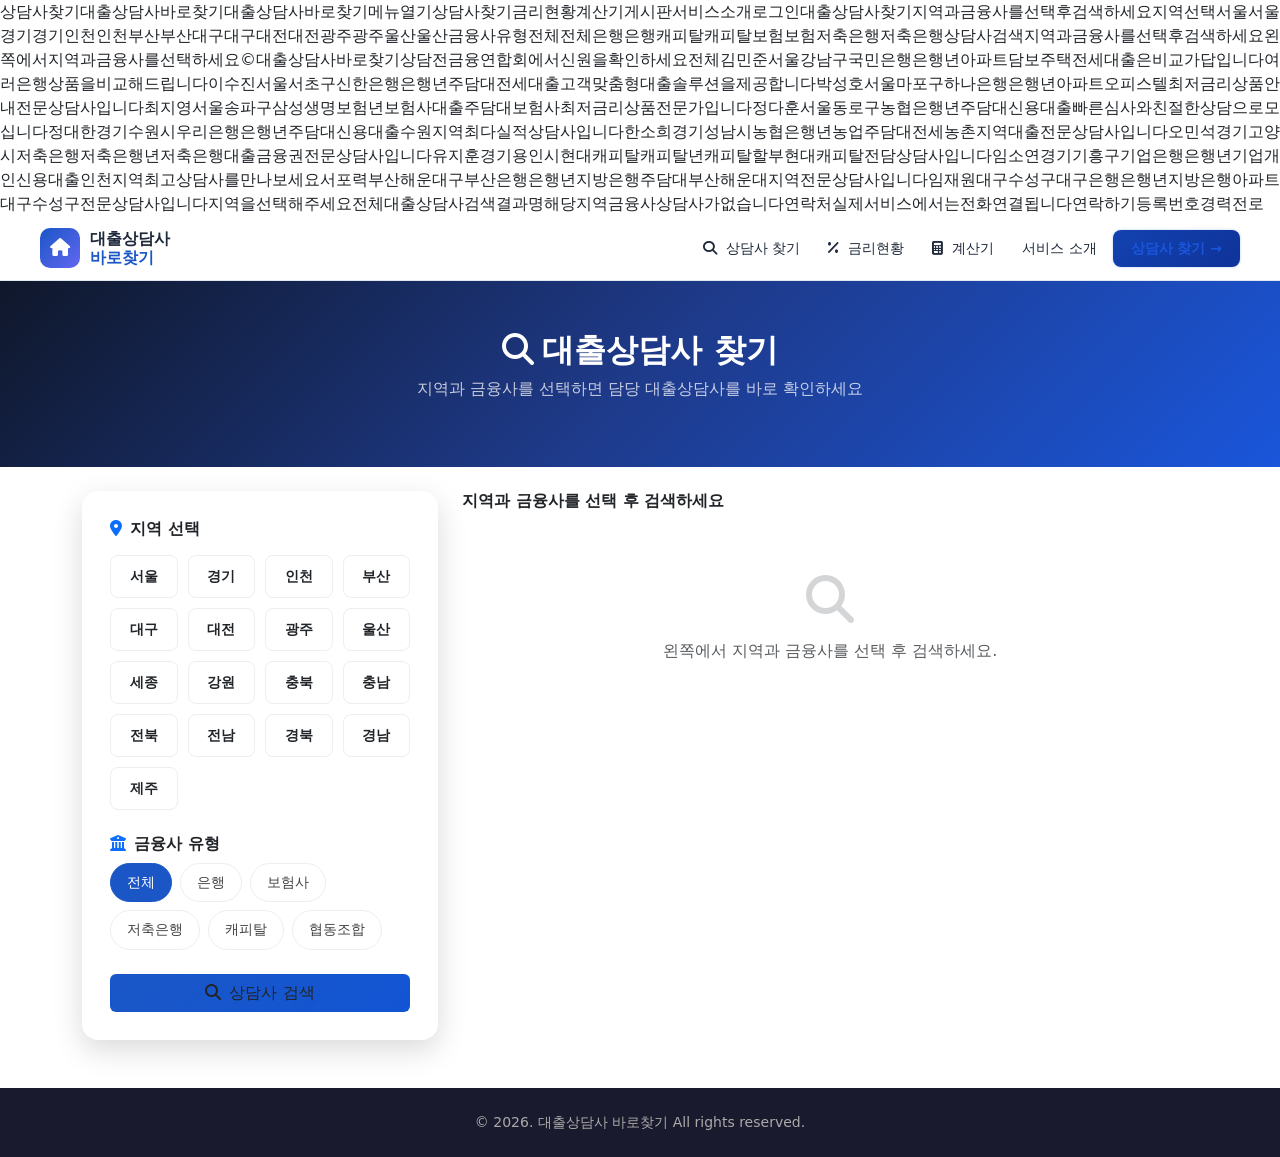
<file: find.html>
상담사찾기대출상담사바로찾기대출상담사바로찾기메뉴열기상담사찾기금리현황계산기게시판서비스소개로그인대출상담사찾기지역과금융사를선택후검색하세요지역선택서울서울경기경기인천인천부산부산대구대구대전대전광주광주울산울산금융사유형전체전체은행은행캐피탈캐피탈보험보험저축은행저축은행상담사검색지역과금융사를선택후검색하세요왼쪽에서지역과금융사를선택하세요©대출상담사바로찾기상담전금융연합회에서신원을확인하세요전체김민준서울강남구국민은행은행년아파트담보주택전세대출은비교가답입니다여러은행상품을비교해드립니다이수진서울서초구신한은행은행년주담대전세대출고객맞춤형대출솔루션을제공합니다박성호서울마포구하나은행은행년아파트오피스텔최저금리상품안내전문상담사입니다최지영서울송파구삼성생명보험년보험사대출주담대보험사최저금리상품전문가입니다정다훈서울동로구농협은행년주담대신용대출빠른심사와친절한상담으로모십니다정대한경기수원시우리은행은행년주담대신용대출수원지역최다실적상담사입니다한소희경기성남시농협은행년농업주담대전세농촌지역대출전문상담사입니다오민석경기고양시저축은행저축은행년저축은행대출금융권전문상담사입니다유지훈경기용인시현대캐피탈캐피탈년캐피탈할부현대캐피탈전담상담사입니다임소연경기기흥구기업은행은행년기업개인신용대출인천지역최고상담사를만나보세요서포력부산해운대구부산은행은행년지방은행주담대부산해운대지역전문상담사입니다임재원대구수성구대구은행은행년지방은행아파트대구수성구전문상담사입니다지역을선택해주세요전체대출상담사검색결과명해당지역금융사상담사가없습니다연락처실제서비스에서는전화연결됩니다연락하기등록번호경력전로<!DOCTYPE html><html lang="ko"><head><meta charset="UTF-8"/><meta name="viewport" content="width=device-width,initial-scale=1.0"/><title>상담사 찾기 - 대출상담사 바로찾기</title><link rel="stylesheet" href="style.css"/><link href="https://cdn.jsdelivr.net/npm/bootstrap@5.3.0/dist/css/bootstrap.min.css" rel="stylesheet"/><link href="https://cdnjs.cloudflare.com/ajax/libs/font-awesome/6.4.0/css/all.min.css" rel="stylesheet"/></head><body>
<nav class="topnav">
  <div class="inner">
    <a class="nav-logo" href="index.html">
      <div class="logo-box"><i class="fas fa-home"></i></div>
      <div class="logo-txt">대출상담사<br/><span>바로찾기</span></div>
    </a>
    <ul class="nav-menu"><li><a href="find.html"><i class="fas fa-search me-1"></i>상담사 찾기</a></li>
      <li><a href="rates.html"><i class="fas fa-percent me-1"></i>금리현황</a></li>
      <li><a href="calc.html"><i class="fas fa-calculator me-1"></i>계산기</a></li>
      <li><a href="about.html">서비스 소개</a></li>
      <li><a href="find.html" class="btn-cta active">상담사 찾기 →</a></li>
    </ul>
  </div>
</nav>
<div class="find-hero"><div class="container text-center"><h2 class="fw-bold mb-2"><i class="fas fa-search me-2"></i>대출상담사 찾기</h2><p class="opacity-75">지역과 금융사를 선택하면 담당 대출상담사를 바로 확인하세요</p></div></div>
<div class="container my-4">
<div class="row g-4">
<div class="col-lg-4">
<div class="search-box">
<h6 class="fw-bold mb-3"><i class="fas fa-map-marker-alt text-primary me-2"></i>지역 선택</h6>
<div class="region-grid">
<div class="region-btn" onclick="sel(this,'서울')">서울</div><div class="region-btn" onclick="sel(this,'경기')">경기</div><div class="region-btn" onclick="sel(this,'인천')">인천</div><div class="region-btn" onclick="sel(this,'부산')">부산</div><div class="region-btn" onclick="sel(this,'대구')">대구</div><div class="region-btn" onclick="sel(this,'대전')">대전</div><div class="region-btn" onclick="sel(this,'광주')">광주</div><div class="region-btn" onclick="sel(this,'울산')">울산</div><div class="region-btn" onclick="sel(this,'세종')">세종</div><div class="region-btn" onclick="sel(this,'강원')">강원</div><div class="region-btn" onclick="sel(this,'충북')">충북</div><div class="region-btn" onclick="sel(this,'충남')">충남</div><div class="region-btn" onclick="sel(this,'전북')">전북</div><div class="region-btn" onclick="sel(this,'전남')">전남</div><div class="region-btn" onclick="sel(this,'경북')">경북</div><div class="region-btn" onclick="sel(this,'경남')">경남</div><div class="region-btn" onclick="sel(this,'제주')">제주</div>
</div>
<h6 class="fw-bold mt-4 mb-2"><i class="fas fa-university text-primary me-2"></i>금융사 유형</h6>
<div class="fin-type-btns">
<div class="fin-btn active" onclick="selFin(this,'전체')">전체</div><div class="fin-btn" onclick="selFin(this,'은행')">은행</div><div class="fin-btn" onclick="selFin(this,'보험사')">보험사</div><div class="fin-btn" onclick="selFin(this,'저축은행')">저축은행</div><div class="fin-btn" onclick="selFin(this,'캐피탈')">캐피탈</div><div class="fin-btn" onclick="selFin(this,'협동조합')">협동조합</div>
</div>
<button class="btn btn-primary-custom w-100 mt-4" onclick="search()"><i class="fas fa-search me-2"></i>상담사 검색</button>
</div>
</div>
<div class="col-lg-8">
<div class="d-flex justify-content-between align-items-center mb-3"><h6 class="fw-bold mb-0" id="rtitle">지역과 금융사를 선택 후 검색하세요</h6><span class="badge bg-primary" id="rcnt"></span></div>
<div id="list" class="row g-3"><div class="col-12 text-center py-5 text-muted"><i class="fas fa-search fa-3x mb-3 d-block opacity-25"></i>왼쪽에서 지역과 금융사를 선택 후 검색하세요.</div></div>
</div>
</div>
</div>
<footer class="footer py-4 mt-5"><div class="container text-center"><p class="small mb-0" style="color:#aaa">© 2026. 대출상담사 바로찾기 All rights reserved.</p></div></footer>
<script src="https://cdn.jsdelivr.net/npm/bootstrap@5.3.0/dist/js/bootstrap.bundle.min.js"></script>
<script>
let rg='',fn='전체';
const data=[
{n:'김민준',r:'서울',d:'강남구',f:'국민은행',t:'은행',p:'010-1234-5678',c:'KB20241001',y:'15년',spec:'아파트담보,주택전세',intro:'대출은 비교가 답입니다. 여러 은행 상품을 한번에 비교해 드립니다.'},
{n:'이수진',r:'서울',d:'서초구',f:'신한은행',t:'은행',p:'010-2345-6789',c:'SH20231205',y:'8년',spec:'주담대,전세대출',intro:'고객 맞춤형 대출 솔루션을 제공합니다.'},
{n:'박성호',r:'서울',d:'마포구',f:'하나은행',t:'은행',p:'010-3456-7890',c:'HA20220815',y:'12년',spec:'아파트,오피스텔',intro:'최저금리 상품 안내 전문 상담사입니다.'},
{n:'최지영',r:'서울',d:'송파구',f:'삼성생명',t:'보험사',p:'010-4567-8901',c:'SS20210301',y:'10년',spec:'보험사대출,주담대',intro:'보험사 최저금리 상품 전문가입니다.'},
{n:'노은별',r:'서울',d:'종로구',f:'롯데캐피탈',t:'캐피탈',p:'010-2233-4455',c:'LC20241001',y:'4년',spec:'캐피탈,신용대출',intro:'빠른 심사와 친절한 상담으로 모십니다.'},
{n:'정대현',r:'경기',d:'수원시',f:'우리은행',t:'은행',p:'010-5678-9012',c:'WO20230701',y:'7년',spec:'주담대,신용대출',intro:'수원 지역 최다 실적 상담사입니다.'},
{n:'한소희',r:'경기',d:'성남시',f:'NH농협',t:'협동조합',p:'010-6789-0123',c:'NH20220401',y:'9년',spec:'농협주담대,전세',intro:'농협 대출 전문 상담사입니다.'},
{n:'오민석',r:'경기',d:'고양시',f:'OK저축은행',t:'저축은행',p:'010-7890-1234',c:'OK20241101',y:'5년',spec:'저축은행대출',intro:'2금융권 전문 상담사입니다.'},
{n:'윤지훈',r:'경기',d:'용인시',f:'현대캐피탈',t:'캐피탈',p:'010-8901-2345',c:'HC20230901',y:'6년',spec:'캐피탈,할부',intro:'현대캐피탈 전담 상담사입니다.'},
{n:'강미래',r:'인천',d:'남동구',f:'기업은행',t:'은행',p:'010-9012-3456',c:'IB20210601',y:'11년',spec:'기업,개인대출',intro:'인천 지역 최고 상담사를 만나보세요.'},
{n:'서준혁',r:'부산',d:'해운대구',f:'부산은행',t:'은행',p:'010-0123-4567',c:'BS20220201',y:'14년',spec:'지방은행,주담대',intro:'부산 해운대 지역 전문 상담사입니다.'},
{n:'임채원',r:'대구',d:'수성구',f:'대구은행',t:'은행',p:'010-1122-3344',c:'DG20230501',y:'9년',spec:'지방은행,아파트',intro:'대구 수성구 전문 상담사입니다.'},
];
function sel(el,r){document.querySelectorAll('.region-btn').forEach(b=>b.classList.remove('active'));el.classList.add('active');rg=r;}
function selFin(el,f){document.querySelectorAll('.fin-btn').forEach(b=>b.classList.remove('active'));el.classList.add('active');fn=f;}
function search(){
  if(!rg){alert('지역을 선택해주세요.');return;}
  let d=data.filter(c=>c.r===rg);
  if(fn!=='전체')d=d.filter(c=>c.t===fn);
  document.getElementById('rtitle').textContent=rg+' 대출상담사 검색 결과';
  document.getElementById('rcnt').textContent=d.length+'명';
  if(!d.length){document.getElementById('list').innerHTML='<div class="col-12 text-center py-5 text-muted"><i class="fas fa-user-slash fa-3x mb-3 d-block opacity-25"></i>해당 조건의 상담사 정보가 없습니다.</div>';return;}
  document.getElementById('list').innerHTML=d.map(c=>`
<div class="col-md-6">
<div class="consultant-card">
<div class="d-flex justify-content-between align-items-start mb-2">
<div><span class="consultant-name">${c.n}</span><span class="consultant-badge ms-2">${c.t}</span></div>
<button class="btn-call btn" onclick="alert('연락처: ${c.p}\n실제 서비스에서는 전화 연결됩니다.')"><i class="fas fa-phone me-1"></i>연락하기</button>
</div>
<div class="consultant-info">
<div><i class="fas fa-university me-2 text-primary"></i>${c.f}</div>
<div><i class="fas fa-map-marker-alt me-2 text-primary"></i>${c.r} ${c.d}</div>
<div><i class="fas fa-id-card me-2 text-primary"></i>등록번호: ${c.c}</div>
<div><i class="fas fa-clock me-2 text-primary"></i>경력: ${c.y} | 전문: ${c.spec}</div>
<div class="mt-2 p-2 bg-light rounded small text-muted">"<em>${c.intro}</em>"</div>
</div>
<div class="mt-2"><small class="text-muted"><i class="fas fa-exclamation-circle me-1 text-warning"></i>상담 전 은행연합회에서 신원 확인을 권장합니다.</small></div>
<div class="mt-2 business-card" style="font-size:.82rem;padding:14px">
<div class="fw-bold fs-6">${c.n} 상담사</div>
<div class="opacity-75">${c.f} | ${c.r} ${c.d}</div>
<div class="mt-1"><i class="fas fa-phone me-1"></i>${c.p} &nbsp;|&nbsp; 등록: ${c.c}</div>
<div class="opacity-60 small mt-1">경력 ${c.y} | ${c.spec}</div>
</div>
</div>
</div>`).join('');
}
</script></body></html>
</file>
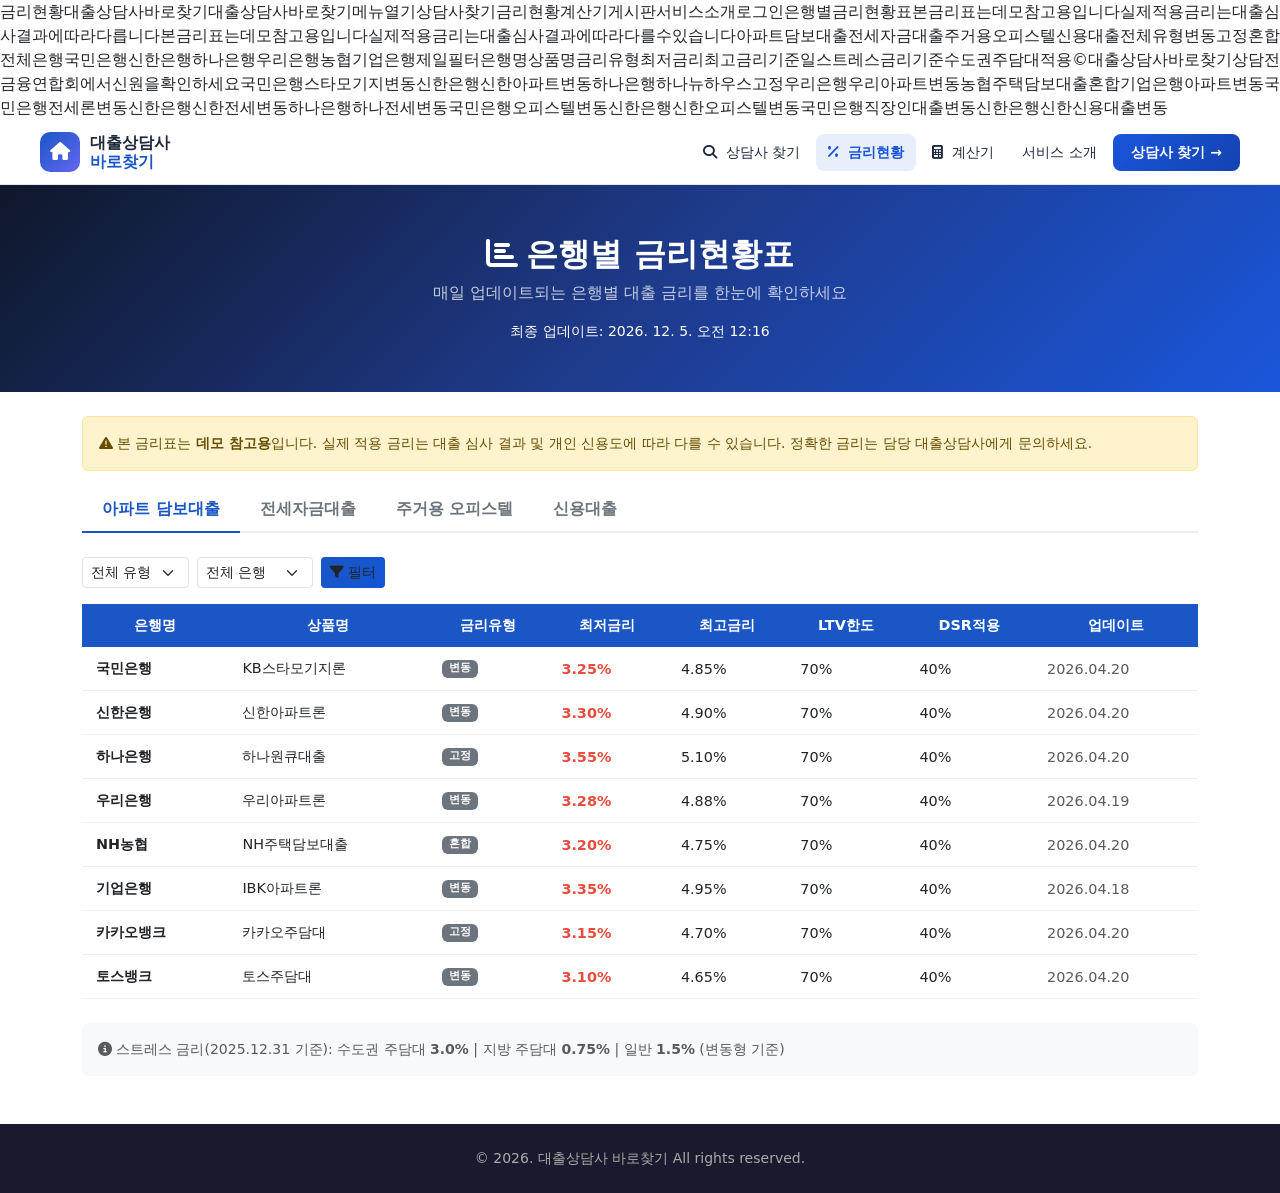
<file: rates.html>
금리현황대출상담사바로찾기대출상담사바로찾기메뉴열기상담사찾기금리현황계산기게시판서비스소개로그인은행별금리현황표본금리표는데모참고용입니다실제적용금리는대출심사결과에따라다릅니다본금리표는데모참고용입니다실제적용금리는대출심사결과에따라다를수있습니다아파트담보대출전세자금대출주거용오피스텔신용대출전체유형변동고정혼합전체은행국민은행신한은행하나은행우리은행농협기업은행제일필터은행명상품명금리유형최저금리최고금리기준일스트레스금리기준수도권주담대적용©대출상담사바로찾기상담전금융연합회에서신원을확인하세요국민은행스타모기지변동신한은행신한아파트변동하나은행하나뉴하우스고정우리은행우리아파트변동농협주택담보대출혼합기업은행아파트변동국민은행전세론변동신한은행신한전세변동하나은행하나전세변동국민은행오피스텔변동신한은행신한오피스텔변동국민은행직장인대출변동신한은행신한신용대출변동<!DOCTYPE html><html lang="ko"><head><meta charset="UTF-8"/><meta name="viewport" content="width=device-width,initial-scale=1.0"/><title>금리현황표 - 대출상담사 바로찾기</title><link rel="stylesheet" href="style.css"/><link href="https://cdn.jsdelivr.net/npm/bootstrap@5.3.0/dist/css/bootstrap.min.css" rel="stylesheet"/><link href="https://cdnjs.cloudflare.com/ajax/libs/font-awesome/6.4.0/css/all.min.css" rel="stylesheet"/></head><body>
<nav class="topnav">
  <div class="inner">
    <a class="nav-logo" href="index.html">
      <div class="logo-box"><i class="fas fa-home"></i></div>
      <div class="logo-txt">대출상담사<br/><span>바로찾기</span></div>
    </a>
    <ul class="nav-menu">
      <li><a href="find.html"><i class="fas fa-search me-1"></i>상담사 찾기</a></li><li><a href="rates.html" class="active"><i class="fas fa-percent me-1"></i>금리현황</a></li>
      <li><a href="calc.html"><i class="fas fa-calculator me-1"></i>계산기</a></li>
      <li><a href="about.html">서비스 소개</a></li>
      <li><a href="find.html" class="btn-cta">상담사 찾기 →</a></li>
    </ul>
  </div>
</nav>
<div class="rates-hero"><div class="container text-center"><h2 class="fw-bold mb-2"><i class="fas fa-chart-bar me-2"></i>은행별 금리현황표</h2><p class="opacity-75">매일 업데이트되는 은행별 대출 금리를 한눈에 확인하세요</p><small class="opacity-60" id="upd"></small></div></div>
<div class="container my-4">
<div class="alert alert-warning small"><i class="fas fa-exclamation-triangle me-1"></i>본 금리표는 <strong>데모 참고용</strong>입니다. 실제 적용 금리는 대출 심사 결과 및 개인 신용도에 따라 다를 수 있습니다. 정확한 금리는 담당 대출상담사에게 문의하세요.</div>
<div class="rate-tabs d-flex mb-4 flex-wrap" id="rtabs">
<div class="rate-tab active" onclick="sw(this,'apt')">아파트 담보대출</div>
<div class="rate-tab" onclick="sw(this,'jeonse')">전세자금대출</div>
<div class="rate-tab" onclick="sw(this,'office')">주거용 오피스텔</div>
<div class="rate-tab" onclick="sw(this,'credit')">신용대출</div>
</div>
<div class="d-flex gap-2 mb-3 flex-wrap">
<select class="form-select form-select-sm w-auto" id="rf"><option value="">전체 유형</option><option>변동</option><option>고정</option><option>혼합</option></select>
<select class="form-select form-select-sm w-auto" id="rb"><option value="">전체 은행</option><option>국민은행</option><option>신한은행</option><option>하나은행</option><option>우리은행</option><option>NH농협</option><option>기업은행</option><option>카카오뱅크</option><option>토스뱅크</option></select>
<button class="btn btn-sm btn-primary-custom" onclick="filt()"><i class="fas fa-filter me-1"></i>필터</button>
</div>
<div class="table-responsive"><table class="rate-table" id="rt"><thead><tr><th>은행명</th><th>상품명</th><th>금리유형</th><th>최저금리</th><th>최고금리</th><th>LTV한도</th><th>DSR적용</th><th>업데이트</th></tr></thead><tbody id="rb2"></tbody></table></div>
<div class="mt-4 p-3 bg-light rounded small text-muted"><i class="fas fa-info-circle me-1"></i>스트레스 금리(2025.12.31 기준): 수도권 주담대 <strong>3.0%</strong> | 지방 주담대 <strong>0.75%</strong> | 일반 <strong>1.5%</strong> (변동형 기준)</div>
</div>
<footer class="footer py-4 mt-5"><div class="container text-center"><p class="small mb-0" style="color:#aaa">© 2026. 대출상담사 바로찾기 All rights reserved.</p></div></footer>
<script src="https://cdn.jsdelivr.net/npm/bootstrap@5.3.0/dist/js/bootstrap.bundle.min.js"></script>
<script>
const rd={
apt:[
{b:'국민은행',p:'KB스타모기지론',t:'변동',mn:'3.25%',mx:'4.85%',ltv:'70%',dsr:'40%',d:'2026.04.20'},
{b:'신한은행',p:'신한아파트론',t:'변동',mn:'3.30%',mx:'4.90%',ltv:'70%',dsr:'40%',d:'2026.04.20'},
{b:'하나은행',p:'하나원큐대출',t:'고정',mn:'3.55%',mx:'5.10%',ltv:'70%',dsr:'40%',d:'2026.04.20'},
{b:'우리은행',p:'우리아파트론',t:'변동',mn:'3.28%',mx:'4.88%',ltv:'70%',dsr:'40%',d:'2026.04.19'},
{b:'NH농협',p:'NH주택담보대출',t:'혼합',mn:'3.20%',mx:'4.75%',ltv:'70%',dsr:'40%',d:'2026.04.20'},
{b:'기업은행',p:'IBK아파트론',t:'변동',mn:'3.35%',mx:'4.95%',ltv:'70%',dsr:'40%',d:'2026.04.18'},
{b:'카카오뱅크',p:'카카오주담대',t:'고정',mn:'3.15%',mx:'4.70%',ltv:'70%',dsr:'40%',d:'2026.04.20'},
{b:'토스뱅크',p:'토스주담대',t:'변동',mn:'3.10%',mx:'4.65%',ltv:'70%',dsr:'40%',d:'2026.04.20'},
],
jeonse:[
{b:'국민은행',p:'KB전세자금대출',t:'변동',mn:'2.75%',mx:'3.95%',ltv:'80%',dsr:'미적용',d:'2026.04.20'},
{b:'신한은행',p:'신한전세론',t:'변동',mn:'2.80%',mx:'4.00%',ltv:'80%',dsr:'미적용',d:'2026.04.20'},
{b:'하나은행',p:'하나전세자금',t:'변동',mn:'2.85%',mx:'4.05%',ltv:'80%',dsr:'미적용',d:'2026.04.20'},
{b:'우리은행',p:'우리전세론',t:'변동',mn:'2.78%',mx:'3.98%',ltv:'80%',dsr:'미적용',d:'2026.04.19'},
{b:'NH농협',p:'NH전세자금대출',t:'변동',mn:'2.70%',mx:'3.90%',ltv:'80%',dsr:'미적용',d:'2026.04.20'},
],
office:[
{b:'국민은행',p:'KB오피스텔론',t:'변동',mn:'3.70%',mx:'5.30%',ltv:'60%',dsr:'40%',d:'2026.04.20'},
{b:'신한은행',p:'신한오피스텔론',t:'변동',mn:'3.75%',mx:'5.35%',ltv:'60%',dsr:'40%',d:'2026.04.20'},
{b:'하나은행',p:'하나오피스텔론',t:'고정',mn:'3.90%',mx:'5.50%',ltv:'60%',dsr:'40%',d:'2026.04.19'},
{b:'우리은행',p:'우리오피스텔론',t:'변동',mn:'3.80%',mx:'5.40%',ltv:'60%',dsr:'40%',d:'2026.04.18'},
],
credit:[
{b:'국민은행',p:'KB직장인대출',t:'변동',mn:'4.50%',mx:'7.00%',ltv:'-',dsr:'40%',d:'2026.04.20'},
{b:'신한은행',p:'신한S20대출',t:'변동',mn:'4.30%',mx:'6.80%',ltv:'-',dsr:'40%',d:'2026.04.20'},
{b:'카카오뱅크',p:'카카오신용대출',t:'변동',mn:'4.10%',mx:'6.50%',ltv:'-',dsr:'40%',d:'2026.04.20'},
{b:'토스뱅크',p:'토스신용대출',t:'변동',mn:'4.00%',mx:'6.30%',ltv:'-',dsr:'40%',d:'2026.04.20'},
]};
let cur='apt';
function render(data){document.getElementById('rb2').innerHTML=data.map(r=>'<tr><td><strong>'+r.b+'</strong></td><td>'+r.p+'</td><td><span class="badge bg-secondary">'+r.t+'</span></td><td><span class="rate-badge-up">'+r.mn+'</span></td><td>'+r.mx+'</td><td>'+r.ltv+'</td><td>'+r.dsr+'</td><td class="text-muted">'+r.d+'</td></tr>').join('');}
function sw(el,t){document.querySelectorAll('.rate-tab').forEach(x=>x.classList.remove('active'));el.classList.add('active');cur=t;render(rd[t]);}
function filt(){const tf=document.getElementById('rf').value;const bf=document.getElementById('rb').value;let d=rd[cur];if(tf)d=d.filter(r=>r.t===tf);if(bf)d=d.filter(r=>r.b===bf);render(d);}
const n=new Date();document.getElementById('upd').textContent='최종 업데이트: '+n.toLocaleDateString('ko-KR')+' '+n.toLocaleTimeString('ko-KR',{hour:'2-digit',minute:'2-digit'});
render(rd.apt);
</script></body></html>
</file>
<file: style.css>
/* =====================================================
   대출상담사 바로찾기 - 공통 스타일시트 (style.css)
   ===================================================== */

/* ── 1. CSS 변수 & 기본 리셋 ── */
:root {
    --primary:#1a56c6;--primary-dark:#1255d4;--primary-light:#e8f0fe;
    --accent:#ff6b35;--dark:#1a1a2e;--gray:#6c757d;
    --bg:#f0f4ff;--text:#1e293b;--border:#e2e8f0;--card:#fff;
    --ok:#16a34a;--warn:#d97706;--err:#dc2626;
}
*{box-sizing:border-box}
body{font-family:'Noto Sans KR',sans-serif;color:#333}

/* ── 2. 공통 네브바 (모든 페이지 공통) ── */
.topnav{background:#fff;border-bottom:1px solid #e2e8f0;position:sticky;top:0;z-index:999;padding:0 1rem}
.topnav .inner{max-width:1200px;margin:0 auto;display:flex;align-items:center;justify-content:space-between;height:64px}
.nav-logo{display:flex;align-items:center;gap:10px;text-decoration:none}
.nav-logo .logo-box{width:40px;height:40px;background:linear-gradient(135deg,var(--primary),#6366f1);border-radius:10px;display:flex;align-items:center;justify-content:center}
.nav-logo .logo-box i{color:#fff;font-size:18px}
.nav-logo .logo-txt{font-size:16px;font-weight:700;color:var(--text);line-height:1.2}
.nav-logo .logo-txt span{color:var(--primary)}
.nav-menu{display:flex;align-items:center;gap:4px;list-style:none;margin:0;padding:0}
.nav-menu a{text-decoration:none;color:#1e293b;font-size:14px;font-weight:500;padding:8px 12px;border-radius:8px;transition:.2s;display:flex;align-items:center;gap:5px}
.nav-menu a:hover{background:#f0f4ff;color:#1a56db}
.nav-menu a.active{color:#1a56db;font-weight:700;background:rgba(26,86,219,.1);border-radius:8px}
.nav-menu .btn-cta{background:linear-gradient(135deg,#1a56db,#1342b0);color:#fff;padding:8px 18px;border-radius:8px;font-weight:600;display:flex;align-items:center;gap:6px}
.nav-menu .btn-cta:hover{transform:translateY(-1px);box-shadow:0 4px 12px rgba(26,86,219,.35);background:linear-gradient(135deg,#1a56db,#1342b0);color:#fff}
.nav-menu .btn-cta.active{background:linear-gradient(135deg,#1342b0,#0f3399);box-shadow:0 0 3px rgba(26,86,219,.3)}
/* 모바일 햄버거 */
.nav-toggle{display:none;background:none;border:none;cursor:pointer;padding:8px}
.nav-toggle span{display:block;width:22px;height:2px;background:var(--text);margin:5px 0;transition:.3s;border-radius:2px}
@media(max-width:768px){
    .nav-menu{display:none;flex-direction:column;position:absolute;top:64px;left:0;right:0;background:#fff;border-bottom:1px solid #e2e8f0;padding:12px;gap:4px;z-index:998}
    .nav-menu.open{display:flex}
    .nav-toggle{display:block}
}

/* ── 3. 공통 버튼 ── */
.logo-icon{width:40px;height:40px;background:linear-gradient(135deg,var(--primary),var(--accent));border-radius:10px;display:flex;align-items:center;justify-content:center}
.logo-text{font-size:.85rem;line-height:1.3;color:var(--dark)}.logo-text strong{color:var(--primary);font-size:1rem}
.navbar{padding:12px 0}.nav-link{color:#444!important;font-weight:500;transition:color .2s}.nav-link:hover{color:var(--primary)!important}
.btn-primary-custom{background:linear-gradient(135deg,var(--primary),var(--primary-dark));color:white;border:none;border-radius:8px;padding:10px 22px;font-weight:600}
.btn-primary-custom:hover{transform:translateY(-2px);box-shadow:0 6px 20px rgba(26,108,246,.35);color:white}
.btn-outline-custom{border:2px solid var(--primary);color:var(--primary);border-radius:8px;padding:10px 22px;font-weight:600;transition:all .3s;text-decoration:none}
.btn-outline-custom:hover{background:var(--primary);color:white}
.btn-outline-primary-custom{border:1.5px solid var(--primary);color:var(--primary);border-radius:6px;padding:6px 14px;font-weight:500;text-decoration:none;display:inline-flex;align-items:center}
.btn-outline-primary-custom:hover{background:var(--primary);color:white}

/* ── 4. index.html ── */
.hero-section{background:linear-gradient(135deg,#f0f5ff 0%,#fff 60%);padding:80px 0 60px}
.hero-badge{display:inline-block;background:var(--primary-light);color:var(--primary);padding:6px 14px;border-radius:20px;font-size:.85rem;font-weight:600}
.hero-title{font-size:2.8rem;font-weight:800;line-height:1.25;color:var(--dark);margin:16px 0}.hero-title .highlight{color:var(--primary)}
.hero-desc{color:var(--gray);font-size:1.05rem;line-height:1.7}
.hero-card-wrap{padding:20px}.hero-stat-card{background:white;border-radius:16px;padding:24px;box-shadow:0 8px 30px rgba(0,0,0,.1);display:flex;gap:24px;justify-content:center;flex-wrap:wrap}
.stat-item{text-align:center}.stat-num{font-size:1.8rem;font-weight:800;color:var(--primary)}.stat-num span{font-size:1rem}.stat-label{font-size:.8rem;color:var(--gray)}
.rate-header{font-weight:700;color:var(--dark);margin-bottom:12px;font-size:.95rem}
.rate-row{display:flex;justify-content:space-between;padding:8px 0;border-bottom:1px solid #f0f0f0;font-size:.9rem}
.rate-val{color:var(--accent);font-weight:700}.rate-more{display:block;text-align:right;color:var(--primary);font-size:.85rem;margin-top:10px;text-decoration:none}
.fin-type-section{background:white;border-bottom:1px solid #eee}
.fin-type-item{display:flex;flex-direction:column;align-items:center;gap:8px;padding:16px;color:var(--gray);font-size:.9rem;font-weight:600}
.fin-type-item i{font-size:1.6rem;color:var(--primary)}.fin-type-item:hover{color:var(--primary);cursor:pointer}
.how-section{background:white}.section-title h2{font-size:2rem;font-weight:800;color:var(--dark)}
.how-card{background:white;border:1px solid #eee;border-radius:16px;padding:28px 22px;text-align:center;height:100%;transition:all .3s;position:relative}
.how-card:hover{box-shadow:0 10px 30px rgba(26,108,246,.15);transform:translateY(-4px);border-color:var(--primary)}
.how-num{position:absolute;top:-14px;left:20px;background:var(--primary);color:white;font-size:.75rem;font-weight:800;padding:4px 10px;border-radius:20px}
.how-icon{font-size:2rem;color:var(--primary);margin:10px 0}.how-card h5{font-weight:700;color:var(--dark)}.how-card p{color:var(--gray);font-size:.9rem}
.feature-section{}.feature-badge{display:inline-block;background:var(--accent);color:white;padding:4px 12px;border-radius:20px;font-size:.78rem;font-weight:700}
.feature-title{font-size:1.6rem;font-weight:800;color:var(--dark);margin-bottom:12px}
.feature-list{list-style:none;padding:0}.feature-list li{padding:6px 0;color:var(--gray)}.feature-list li i{color:var(--primary);margin-right:8px}
.feature-img-box{background:var(--primary-light);border-radius:20px;padding:50px}.text-primary-custom{color:var(--primary)!important}
.stats-section{background:linear-gradient(135deg,var(--primary),var(--primary-dark))}.stats-item{color:white}
.stats-icon{font-size:2rem;margin-bottom:10px;opacity:.85}.stats-num{font-size:2rem;font-weight:900}.stats-label{font-size:.9rem;opacity:.85}
.cta-section{background:#f8f9fb}
.service-card{background:white;border:1px solid #eee;border-radius:16px;padding:28px;height:100%}.service-icon{font-size:2rem;color:var(--primary);margin-bottom:12px}
.footer{background:var(--dark);color:#aaa}.footer h6{color:white;font-weight:700;margin-bottom:12px}.footer-logo{color:white;font-size:1.1rem}
.footer-links{list-style:none;padding:0}.footer-links li a{color:#aaa;text-decoration:none;font-size:.88rem;line-height:2}.footer-links li a:hover{color:white}

/* ── 5. find.html ── */
.find-hero{background:linear-gradient(135deg,#0f172a 0%,#1e3a8a 50%,#1a56db 100%);padding:50px 0;color:white}
.search-box{background:white;border-radius:16px;padding:28px;box-shadow:0 10px 30px rgba(0,0,0,.15)}
.region-grid{display:grid;grid-template-columns:repeat(4,1fr);gap:10px;margin-top:16px}
.region-btn{padding:10px;text-align:center;border:1.5px solid #eee;border-radius:8px;cursor:pointer;font-size:.88rem;font-weight:600;background:white;transition:all .2s}
.region-btn:hover,.region-btn.active{background:var(--primary);color:white;border-color:var(--primary)}
.fin-type-btns{display:flex;flex-wrap:wrap;gap:8px;margin-top:10px}
.fin-btn{padding:8px 16px;border:1.5px solid #eee;border-radius:20px;cursor:pointer;font-size:.88rem;background:white;color:#444;transition:all .2s}
.fin-btn:hover,.fin-btn.active{background:var(--primary);color:white;border-color:var(--primary)}
.consultant-card{background:white;border:1px solid #eee;border-radius:12px;padding:20px;transition:all .2s}
.consultant-card:hover{box-shadow:0 6px 20px rgba(0,0,0,.1);transform:translateY(-2px)}
.consultant-name{font-size:1.05rem;font-weight:700;color:var(--dark)}
.consultant-badge{background:var(--primary-light);color:var(--primary);padding:3px 10px;border-radius:20px;font-size:.78rem;font-weight:600}
.consultant-info{font-size:.88rem;color:var(--gray)}
.btn-call{background:var(--accent);color:white;border:none;border-radius:8px;padding:8px 16px;font-weight:600}
.btn-call:hover{background:#e05a2b;color:white}
.business-card{background:linear-gradient(135deg,#1a1a2e,#16213e);color:white;border-radius:16px;padding:24px;position:relative;overflow:hidden}
.business-card::before{content:'';position:absolute;top:-30px;right:-30px;width:120px;height:120px;background:rgba(26,108,246,.3);border-radius:50%}

/* ── 6. rates.html ── */
.rates-hero{background:linear-gradient(135deg,#0f172a 0%,#1e3a8a 50%,#1a56db 100%);padding:50px 0;color:white}
.rate-tabs{border-bottom:2px solid #eee}.rate-tab{padding:10px 20px;cursor:pointer;color:var(--gray);font-weight:600;border-bottom:2px solid transparent;margin-bottom:-2px}
.rate-tab.active{color:var(--primary);border-bottom-color:var(--primary)}
.rate-table{width:100%;border-collapse:collapse}.rate-table th{background:var(--primary);color:white;padding:12px;text-align:center;font-size:.9rem}
.rate-table td{padding:12px 14px;border-bottom:1px solid #f0f0f0;font-size:.9rem}.rate-table tr:hover td{background:var(--primary-light)}
.rate-badge-up{color:#e74c3c;font-weight:700}.rate-badge-down{color:#2ecc71;font-weight:700}

/* ── 7. calc.html (인라인 CSS 통합) ── */
.calc-hero{background:linear-gradient(135deg,#0f172a 0%,#1e3a8a 50%,#1a56db 100%);padding:50px 0;color:white}
.calc-tabs{display:flex;flex-wrap:wrap;gap:8px;margin-bottom:24px}
.calc-tab-btn{padding:10px 18px;border:1.5px solid var(--primary);border-radius:8px;cursor:pointer;font-weight:600;background:white;color:var(--primary);transition:all .2s}
.calc-tab-btn.active,.calc-tab-btn:hover{background:var(--primary);color:white}
.calc-card{background:white;border-radius:16px;padding:30px;box-shadow:0 4px 20px rgba(0,0,0,.08)}
.calc-result{background:linear-gradient(135deg,var(--primary),var(--primary-dark));color:white;border-radius:12px;padding:24px;text-align:center;margin-top:20px}
.calc-result-num{font-size:2.2rem;font-weight:900}.calc-result-label{font-size:.9rem;opacity:.85}
.form-label{font-weight:600;color:#444;font-size:.9rem}
.input-group-text{background:var(--primary-light);color:var(--primary);border-color:#dee2e6;font-weight:600}
.form-control:focus{border-color:var(--primary);box-shadow:0 0 0 .2rem rgba(26,108,246,.2)}
/* DSR 전용 */
.ph{background:linear-gradient(135deg,#0f172a,#1a56db);padding:50px 1rem;text-align:center;color:#fff}
.ph h1{font-size:24px;font-weight:800;margin-bottom:6px}.ph p{color:rgba(255,255,255,.75);font-size:13px;margin:0}
.cn{background:#fff;border-bottom:2px solid var(--border);padding:0 1rem;position:sticky;top:60px;z-index:97;overflow-x:auto;white-space:nowrap}
.cn .inner{max-width:1140px;margin:0 auto;display:flex;gap:2px;padding:6px 0}
.cnb{background:transparent;border:none;padding:7px 14px;border-radius:7px;font-size:12px;font-weight:700;color:#64748b;cursor:pointer;transition:.2s;display:inline-flex;align-items:center;gap:5px;white-space:nowrap}
.cnb:hover,.cnb.active{background:var(--bg);color:var(--primary)}.cnb.active{border-bottom:2px solid var(--primary);border-radius:7px 7px 0 0}
.cs{display:none;padding:28px 1rem;max-width:1140px;margin:0 auto}.cs.active{display:block}
.cc{background:#fff;border:1px solid var(--border);border-radius:10px;padding:24px;margin-bottom:20px}
.cc h4{font-size:16px;font-weight:800;margin-bottom:16px;display:flex;align-items:center;gap:7px;color:var(--text)}
.ib{background:#eff6ff;border:1px solid #bfdbfe;border-radius:10px;padding:12px 16px;font-size:13px;color:#1e40af;margin-bottom:16px;line-height:1.8}.ib strong{font-size:13px;font-weight:700}
.fc,.fs{border:1px solid var(--border);border-radius:8px;padding:9px 12px;font-size:13px;width:100%;transition:.2s;background:#fff}
.fc:focus,.fs:focus{border-color:var(--primary);box-shadow:0 0 0 3px rgba(26,86,219,.1);outline:none}
.hint{font-size:11px;color:#94a3b8;margin-top:3px}
.bc2{background:var(--primary);color:#fff;border:none;padding:12px 24px;border-radius:10px;font-weight:700;font-size:14px;cursor:pointer;width:100%;transition:.2s}
.bc2:hover{background:var(--primary-dark)}
.btn-add{border:2px dashed #cbd5e1;background:transparent;color:#64748b;padding:10px;border-radius:9px;width:100%;cursor:pointer;font-size:13px;font-weight:700}
.btn-add:hover{border-color:var(--primary);color:var(--primary);background:var(--bg)}
.btn-del{background:#fee2e2;color:#dc2626;border:none;border-radius:6px;padding:4px 10px;font-size:12px;cursor:pointer}
.le{background:#f8fafc;border:1px solid var(--border);border-radius:11px;padding:18px;margin-bottom:14px}
.le-hdr{display:flex;justify-content:space-between;align-items:center;margin-bottom:14px}
.le-num{font-weight:800;color:var(--primary);font-size:14px}
.rb{background:linear-gradient(135deg,#f0f4ff,#e0e7ff);border:1px solid #c7d2fe;border-radius:14px;padding:24px;margin-top:20px}
.dsr-hero{text-align:center;padding:20px 0 14px}
.dsr-label{font-size:14px;color:#64748b;margin-bottom:4px}
.dsr-value{font-size:60px;font-weight:900;line-height:1;margin-bottom:8px}
.dsr-value.ok{color:var(--ok)}.dsr-value.warn{color:var(--warn)}.dsr-value.over{color:var(--err)}
.dsr-sub{font-size:13px;color:#475569}
.dsr-badge{display:inline-block;padding:5px 18px;border-radius:99px;font-size:14px;font-weight:800;margin-top:8px}
.dsr-badge.ok{background:#dcfce7;color:#166534}.dsr-badge.warn{background:#fef9c3;color:#854d0e}.dsr-badge.over{background:#fee2e2;color:#991b1b}
.gauge-wrap{margin:16px 0 8px}
.gauge-bg{background:#e2e8f0;border-radius:99px;height:14px;overflow:hidden;position:relative}
.gauge-fill{height:100%;border-radius:99px;transition:.6s}
.gauge-limit{position:absolute;top:0;height:100%;width:2px;background:#0f172a;opacity:.5}
.gauge-pcts{display:flex;justify-content:space-between;font-size:11px;color:#94a3b8;margin-top:4px}
.dt{width:100%;border-collapse:collapse;font-size:13px;margin-top:12px}
.dt th{background:#f1f5f9;padding:8px 12px;text-align:left;font-weight:700;font-size:12px;color:#475569;border-bottom:2px solid var(--border)}
.dt td{padding:9px 12px;border-bottom:1px solid #f1f5f9;vertical-align:top}
.dt tr.lh td{background:#eff6ff;font-weight:700;color:var(--primary)}.dt tr.tr td{background:#fef3c7;font-weight:800}.dt tr.dr td{background:var(--primary);color:#fff}
.dt .num{text-align:right}
.trg{display:grid;grid-template-columns:repeat(auto-fit,minmax(140px,1fr));gap:10px;margin-top:12px}
.tri{background:#f8fafc;border:1px solid var(--border);border-radius:9px;padding:12px;text-align:center}
.tri .tl{font-size:11px;color:#64748b;margin-bottom:3px}.tri .tv{font-size:17px;font-weight:800;color:var(--text)}
.ltv-result{background:linear-gradient(135deg,#f0fdf4,#dcfce7);border:1px solid #86efac;border-radius:12px;padding:20px;margin-top:16px}
.ltv-max-val{font-size:36px;font-weight:900;color:var(--ok);text-align:center;margin-bottom:4px}
.ltv-grid{display:grid;grid-template-columns:repeat(3,1fr);gap:10px;margin-top:12px}
.ltv-item{background:#fff;border:1px solid var(--border);border-radius:8px;padding:12px;text-align:center}
.ltv-item .ll{font-size:11px;color:#64748b}.ltv-item .lv{font-size:15px;font-weight:700}
.guide-wrap{margin-top:24px;border-top:2px solid var(--border);padding-top:16px}
.guide-toggle{background:var(--bg);border:1px solid var(--border);color:var(--primary);padding:10px 18px;border-radius:9px;font-weight:700;font-size:13px;cursor:pointer}
.guide-toggle:hover{background:#e0e7ff}
.guide-body{display:none;margin-top:12px;border:1px solid var(--border);border-radius:10px;overflow:hidden}
.guide-body.open{display:block}
.guide-body table{width:100%;border-collapse:collapse;font-size:12px}
.guide-body th{background:#f1f5f9;padding:8px 10px;text-align:center;font-weight:700;border-bottom:1px solid var(--border);border-right:1px solid var(--border)}
.guide-body td{padding:7px 10px;border-bottom:1px solid #f1f5f9;border-right:1px solid var(--border);text-align:center}
.guide-body tr:last-child td{border-bottom:none}.guide-body td:last-child,.guide-body th:last-child{border-right:none}
.guide-note{background:#fffbeb;border:1px solid #fde68a;border-radius:8px;padding:10px 14px;font-size:12px;color:#92400e;margin-top:10px;line-height:1.7}
.srt{width:100%;border-collapse:collapse;font-size:12px;margin:8px 0}
.srt th{background:#1e3a8a;color:#fff;padding:6px 8px;text-align:center;font-size:11px}
.srt td{padding:6px 8px;text-align:center;border:1px solid #e2e8f0}
.srt tr:nth-child(even) td{background:#f8fafc}.srt .cur{background:#fef9c3;font-weight:700;color:#92400e}

/* ── 8. about.html ── */
.about-hero{background:linear-gradient(135deg,#0f172a 0%,#1e3a8a 50%,#1a56db 100%);padding:50px 0;color:white}
.about-card{background:white;border:1px solid #eee}.about-card h5{color:var(--primary);font-weight:700}
.policy-box{background:#fffbf5;border:1px solid #ffe5cc;border-radius:12px;padding:20px}

/* ── 9. 공통 푸터 ── */
.site-footer{background:#0f172a;color:#94a3b8;padding:48px 1rem 24px}
.footer-inner{max-width:1200px;margin:0 auto}
.footer-grid{display:grid;grid-template-columns:2fr 1fr 1fr 1fr;gap:32px;margin-bottom:40px}
.footer-brand .logo-txt{color:#fff;font-size:18px;font-weight:800;margin-bottom:10px;display:flex;align-items:center;gap:8px}
.footer-brand p{font-size:13px;line-height:1.7}
.footer-col h6{color:#e2e8f0;font-size:13px;font-weight:700;margin-bottom:14px;text-transform:uppercase;letter-spacing:.5px}
.footer-col ul{list-style:none}
.footer-col ul li{margin-bottom:8px}
.footer-col ul li a{color:#94a3b8;text-decoration:none;font-size:13px;transition:.2s}
.footer-col ul li a:hover{color:#e2e8f0}
.footer-bottom{border-top:1px solid #1e293b;padding-top:20px;display:flex;justify-content:space-between;flex-wrap:wrap;gap:8px}

/* ── 10. 반응형 ── */
@media(max-width:768px){
    .hero-title{font-size:2rem}.region-grid{grid-template-columns:repeat(3,1fr)}.how-card{margin-bottom:16px}
    .footer-grid{grid-template-columns:1fr}
}
@media(max-width:480px){
    .hero-title{font-size:1.7rem}.region-grid{grid-template-columns:repeat(2,1fr)}
    .dsr-value{font-size:40px}.ltv-grid{grid-template-columns:1fr 1fr}
}
</file>
